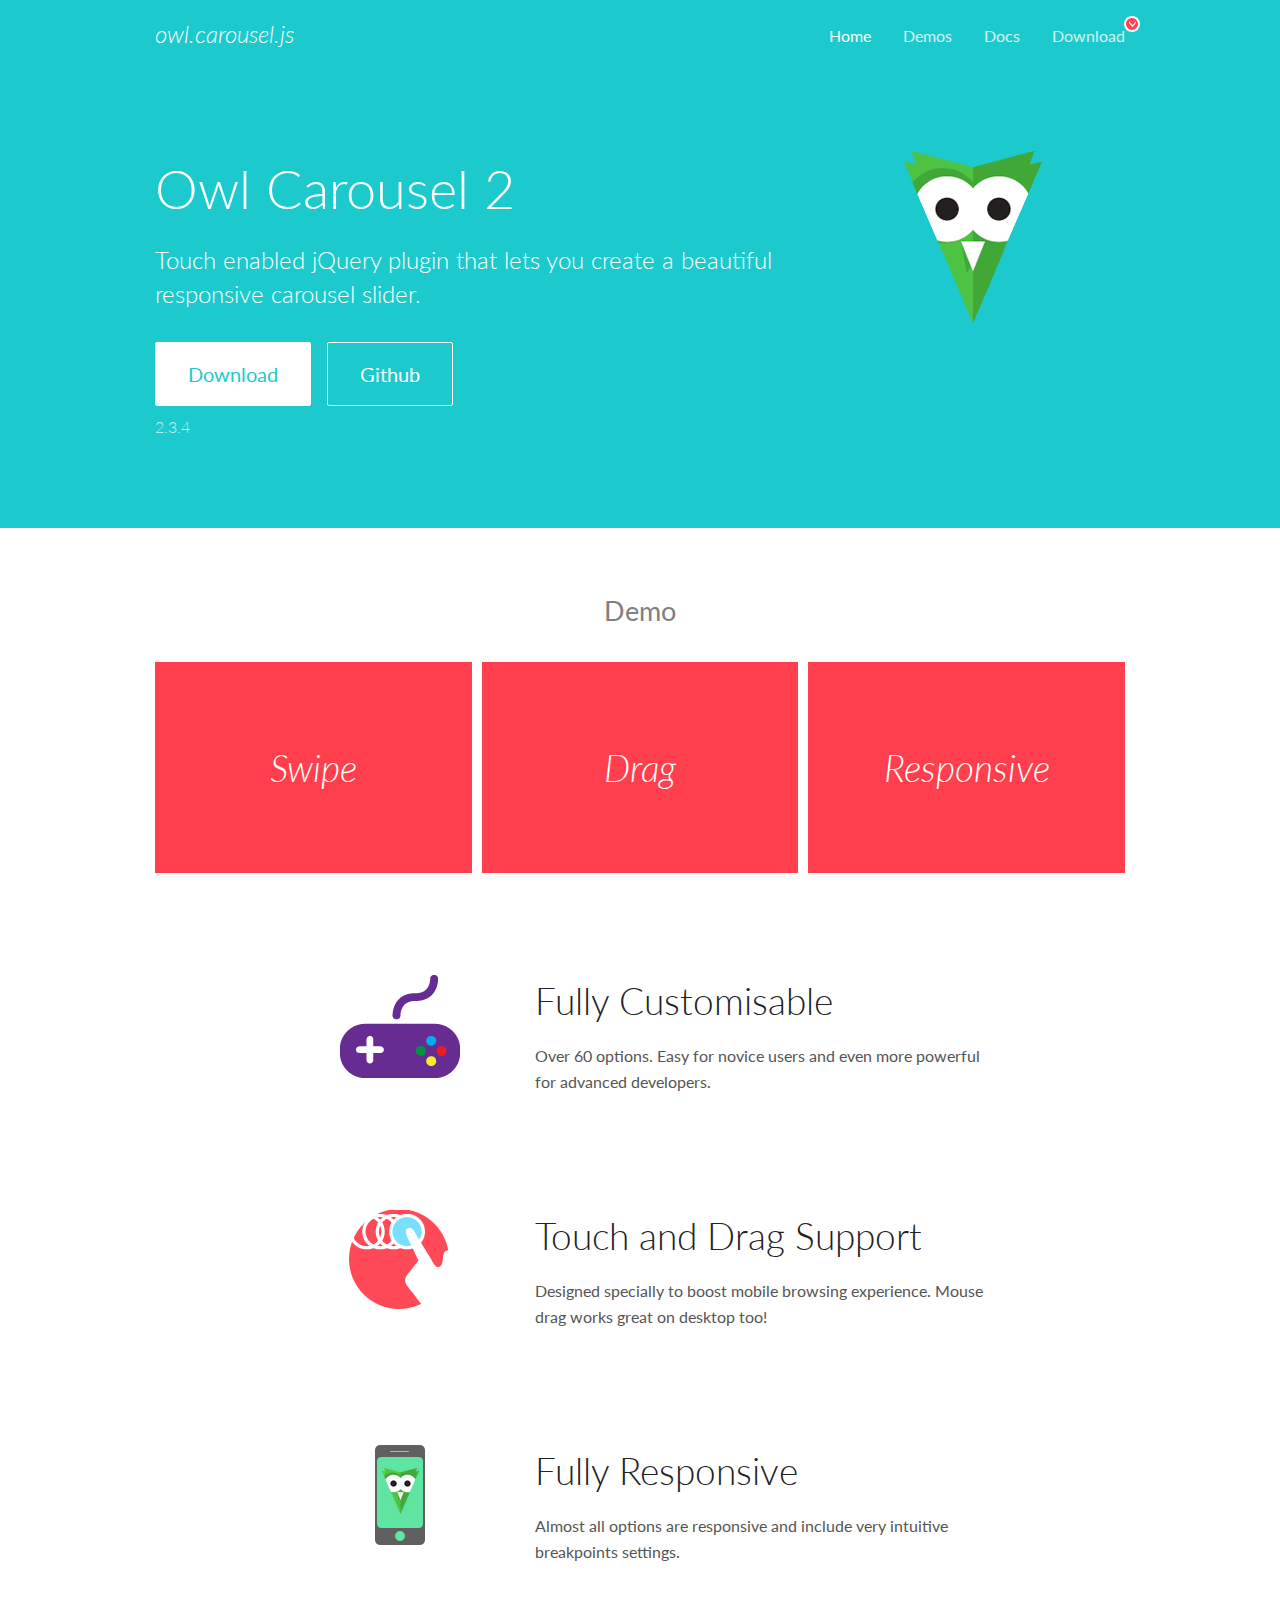
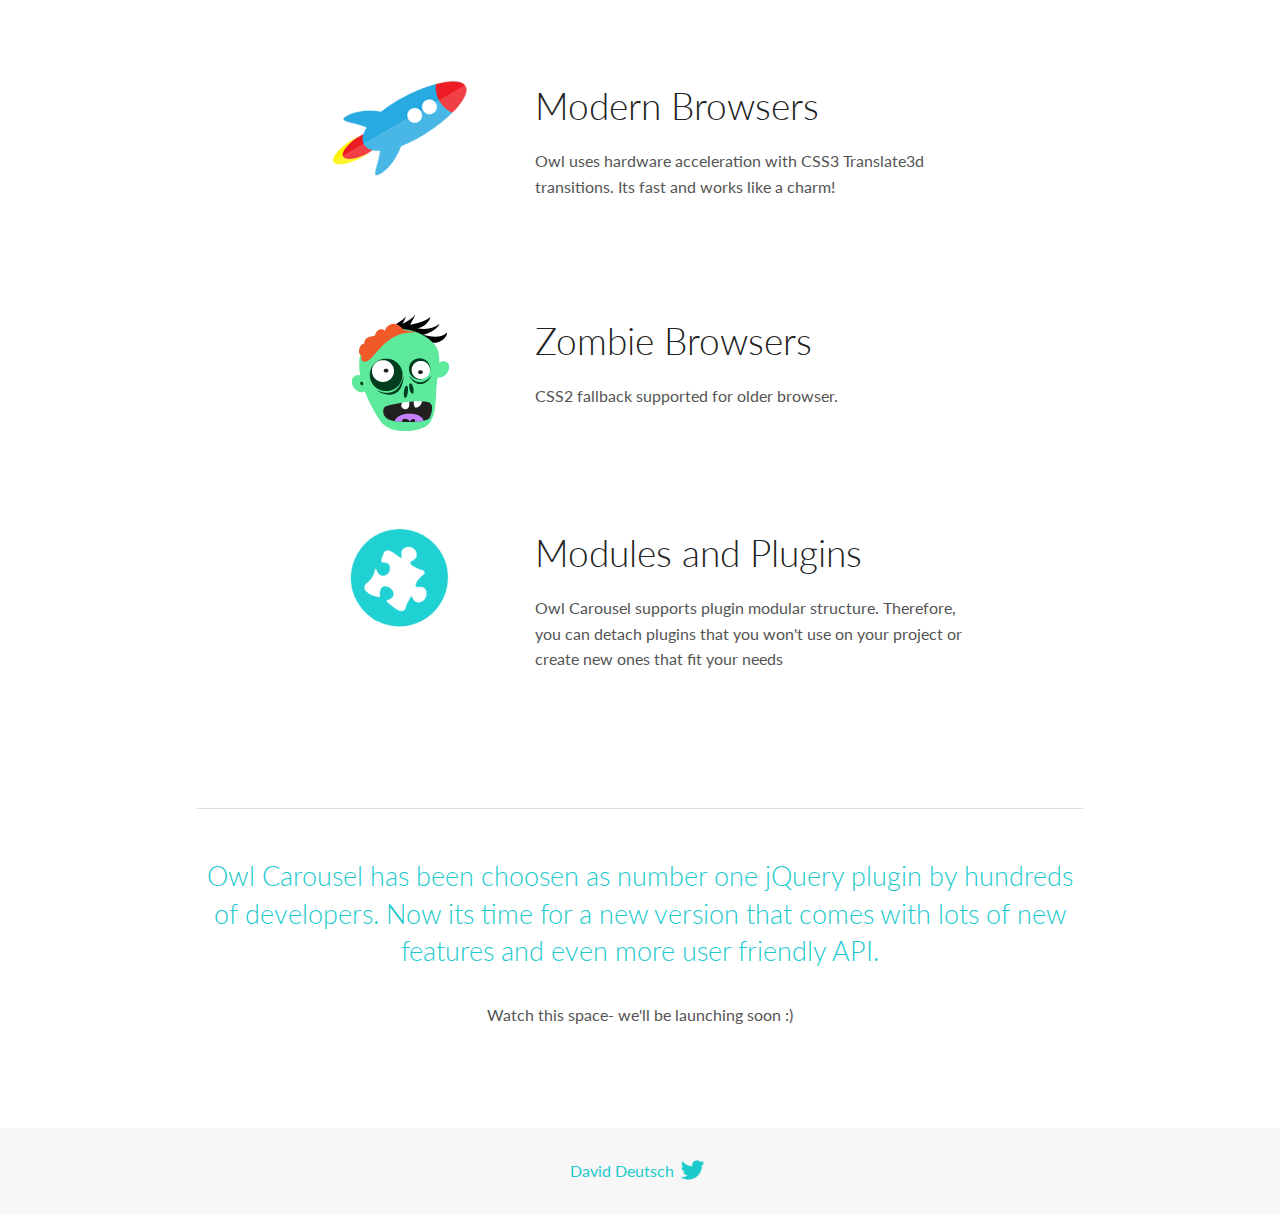
<file: OwlCarousel2-2.3.4 2/docs/index.html>
<!DOCTYPE html>
<html lang="en">
  <head>

    <!-- head -->
    <meta charset="utf-8">
    <meta name="msapplication-tap-highlight" content="no" />
    <meta name="viewport" content="width=device-width, initial-scale=1.0" />
    <meta name="description" content="Touch enabled jQuery plugin that lets you create beautiful responsive carousel slider.">
    <meta name="author" content="David Deutsch">
    <title>
      Home | Owl Carousel | 2.3.4
    </title>

    <!-- Stylesheets -->
    <link href='https://fonts.googleapis.com/css?family=Lato:300,400,700,400italic,300italic' rel='stylesheet' type='text/css'>
    <link rel="stylesheet" href="assets/css/docs.theme.min.css">

    <!-- Owl Stylesheets -->
    <link rel="stylesheet" href="assets/owlcarousel/assets/owl.carousel.min.css">
    <link rel="stylesheet" href="assets/owlcarousel/assets/owl.theme.default.min.css">

    <!-- HTML5 shim and Respond.js IE8 support of HTML5 elements and media queries -->

    <!--[if lt IE 9]>
      <script src="https://oss.maxcdn.com/libs/html5shiv/3.7.0/html5shiv.js"></script>
      <script src="https://oss.maxcdn.com/libs/respond.js/1.3.0/respond.min.js"></script>
    <![endif]-->

    <!-- Favicons -->
    <link rel="apple-touch-icon-precomposed" sizes="144x144" href="assets/ico/apple-touch-icon-144-precomposed.png">
    <link rel="shortcut icon" href="assets/ico/favicon.png">
    <link rel="shortcut icon" href="favicon.ico">

    <!-- Yeah i know js should not be in header. Its required for demos.-->

    <!-- javascript -->
    <script src="assets/vendors/jquery.min.js"></script>
    <script src="assets/owlcarousel/owl.carousel.js"></script>
  </head>
  <body>

    <!-- header -->
    <header class="header">
      <div class="row">
        <div class="large-12 columns">
          <div class="brand left">
            <h3>
              <a href="/OwlCarousel2/">owl.carousel.js</a> 
            </h3>
          </div>
          <a id="toggle-nav" class="right">
            <span></span> <span></span> <span></span> 
          </a> 
          <div class="nav-bar">
            <ul class="clearfix">
              <li class="active">
                <a href="/OwlCarousel2/index.html">Home</a> 
              </li>
              <li> <a href="/OwlCarousel2/demos/demos.html">Demos</a>  </li>
              <li> <a href="/OwlCarousel2/docs/started-welcome.html">Docs</a>  </li>
              <li>
                <a href="https://github.com/OwlCarousel2/OwlCarousel2/archive/2.3.4.zip">Download</a> 
                <span class="download"></span> 
              </li>
            </ul>
          </div>
        </div>
      </div>
    </header>

    <!-- home panel -->
    <section id="hero">
      <div class="row">
        <div class="large-8 medium-8 columns">
          <h1>Owl Carousel 2</h1>
          <h4>Touch enabled jQuery plugin that lets you create a beautiful responsive carousel slider.</h4>
          <a href="https://github.com/OwlCarousel2/OwlCarousel2/archive/2.3.4.zip" class="hero-button">Download</a> 
          <a href="https://github.com/OwlCarousel2/OwlCarousel2" class="hero-button outline">Github</a> 
          <p>2.3.4</p>
        </div>
        <div class="large-4 medium-4 columns">
          <img class="owl-logo" src="assets/img/owl-logo.png" alt="mr. Owl">
        </div>
      </div>
    </section>

    <!-- body -->
    <div class="home-demo">
      <div class="row">
        <div class="large-12 columns">
          <h3>Demo</h3>
          <div class="owl-carousel">
            <div class="item">
              <h2>Swipe</h2>
            </div>
            <div class="item">
              <h2>Drag</h2>
            </div>
            <div class="item">
              <h2>Responsive</h2>
            </div>
            <div class="item">
              <h2>CSS3</h2>
            </div>
            <div class="item">
              <h2>Fast</h2>
            </div>
            <div class="item">
              <h2>Easy</h2>
            </div>
            <div class="item">
              <h2>Free</h2>
            </div>
            <div class="item">
              <h2>Upgradable</h2>
            </div>
            <div class="item">
              <h2>Tons of options</h2>
            </div>
            <div class="item">
              <h2>Infinity</h2>
            </div>
            <div class="item">
              <h2>Auto Width</h2>
            </div>
          </div>
        </div>
      </div>
    </div>
    <script>
      var owl = $('.owl-carousel');
      owl.owlCarousel({
        margin: 10,
        loop: true,
        responsive: {
          0: {
            items: 1
          },
          600: {
            items: 2
          },
          1000: {
            items: 3
          }
        }
      })
    </script>

    <!-- features -->
    <div id="features">
      <div class="row">
        <div class="small-12 medium-9 small-centered columns">
          <section class="row feature">
            <div class="medium-4 small-12 columns">
              <img src="assets/img/feature-options.png" alt="">
            </div>
            <div class="medium-8 small-12 columns">
              <h2>Fully Customisable</h2>
              <p>Over 60 options. Easy for novice users and even more powerful for advanced developers.</p>
            </div>
          </section>
          <section class="row feature">
            <div class="medium-4 small-12 columns">
              <img src="assets/img/feature-drag.png" alt="">
            </div>
            <div class="medium-8 small-12 columns">
              <h2>Touch and Drag Support</h2>
              <p>Designed specially to boost mobile browsing experience. Mouse drag works great on desktop too!</p>
            </div>
          </section>
          <section class="row feature">
            <div class="medium-4 small-12 columns">
              <img src="assets/img/feature-responsive.png" alt="">
            </div>
            <div class="medium-8 small-12 columns">
              <h2>Fully Responsive</h2>
              <p>Almost all options are responsive and include very intuitive breakpoints settings.</p>
            </div>
          </section>
          <section class="row feature">
            <div class="medium-4 small-12 columns">
              <img src="assets/img/feature-modern.png" alt="">
            </div>
            <div class="medium-8 small-12 columns">
              <h2>Modern Browsers</h2>
              <p>Owl uses hardware acceleration with CSS3 Translate3d transitions. Its fast and works like a charm! </p>
            </div>
          </section>
          <section class="row feature">
            <div class="medium-4 small-12 columns">
              <img src="assets/img/feature-zombie.png" alt="">
            </div>
            <div class="medium-8 small-12 columns">
              <h2>Zombie Browsers</h2>
              <p>CSS2 fallback supported for older browser.</p>
            </div>
          </section>
          <section class="row feature">
            <div class="medium-4 small-12 columns">
              <img src="assets/img/feature-module.png" alt="">
            </div>
            <div class="medium-8 small-12 columns">
              <h2>Modules and Plugins</h2>
              <p>Owl Carousel supports plugin modular structure. Therefore, you can detach plugins that you won&#x27;t use on your project or create new ones that fit your needs</p>
            </div>
          </section>
        </div>
      </div>
    </div>

    <!-- footer -->
    <section id="teaser-text">
      <div class="row">
        <div class="small-12 medium-11 small-centered columns">
          <hr>
          <h3 id="owl-carousel-has-been-choosen-as-number-one-jquery-plugin-by-hundreds-of-developers-now-its-time-for-a-new-version-that-comes-with-lots-of-new-features-and-even-more-user-friendly-api-">Owl Carousel has been choosen as number one jQuery plugin by hundreds of developers. Now its time for a new version that comes with lots of new features and even more user friendly API.</h3>
          <p>Watch this space- we&#39;ll be launching soon :)</p>
        </div>
      </div>
    </section>

    <!-- footer -->
    <footer class="footer">
      <div class="row">
        <div class="large-12 columns">
          <h5>
            <a href="/OwlCarousel2/docs/support-contact.html">David Deutsch</a> 
            <a id="custom-tweet-button" href="https://twitter.com/share?url=https://github.com/OwlCarousel2/OwlCarousel2&text=Owl Carousel - This is so awesome! " target="_blank"></a> 
          </h5>
        </div>
      </div>
    </footer>

    <!-- vendors -->
    <script src="assets/vendors/highlight.js"></script>
    <script src="assets/js/app.js"></script>
  </body>
</html>
</file>
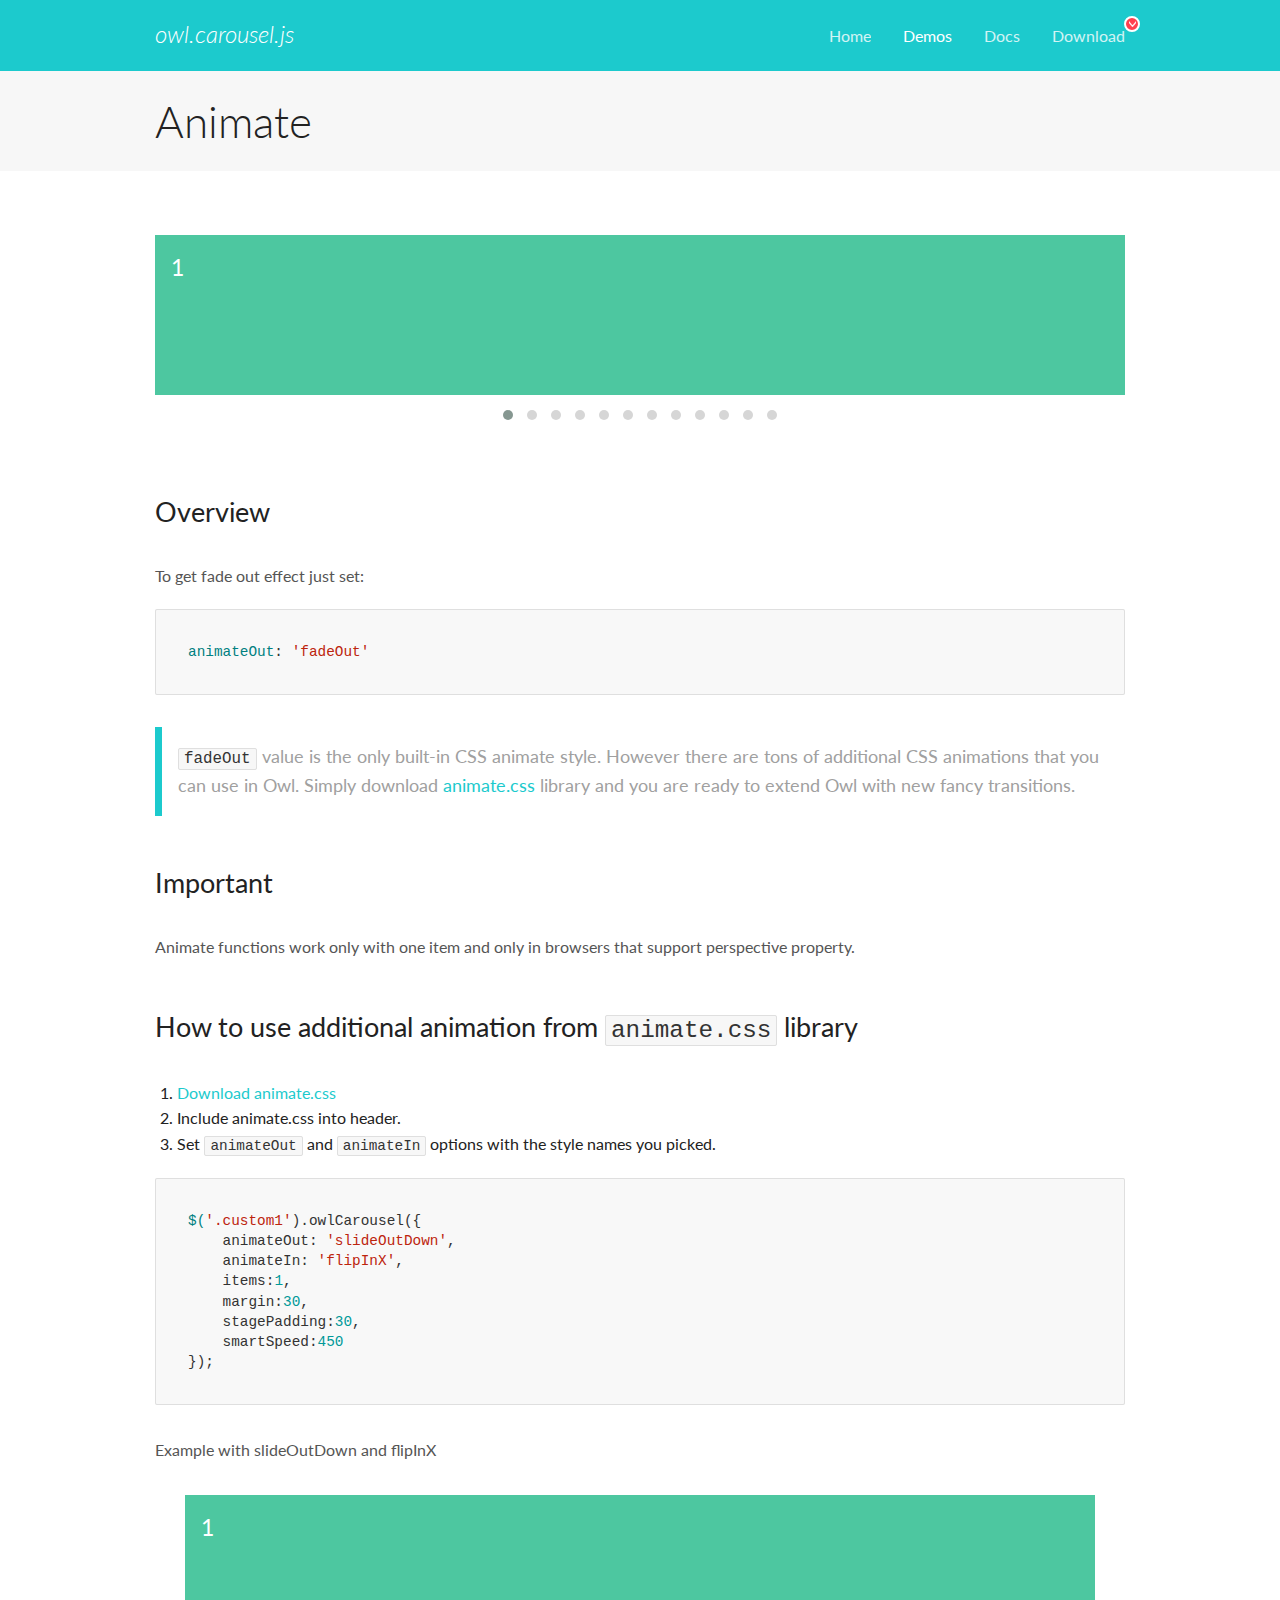
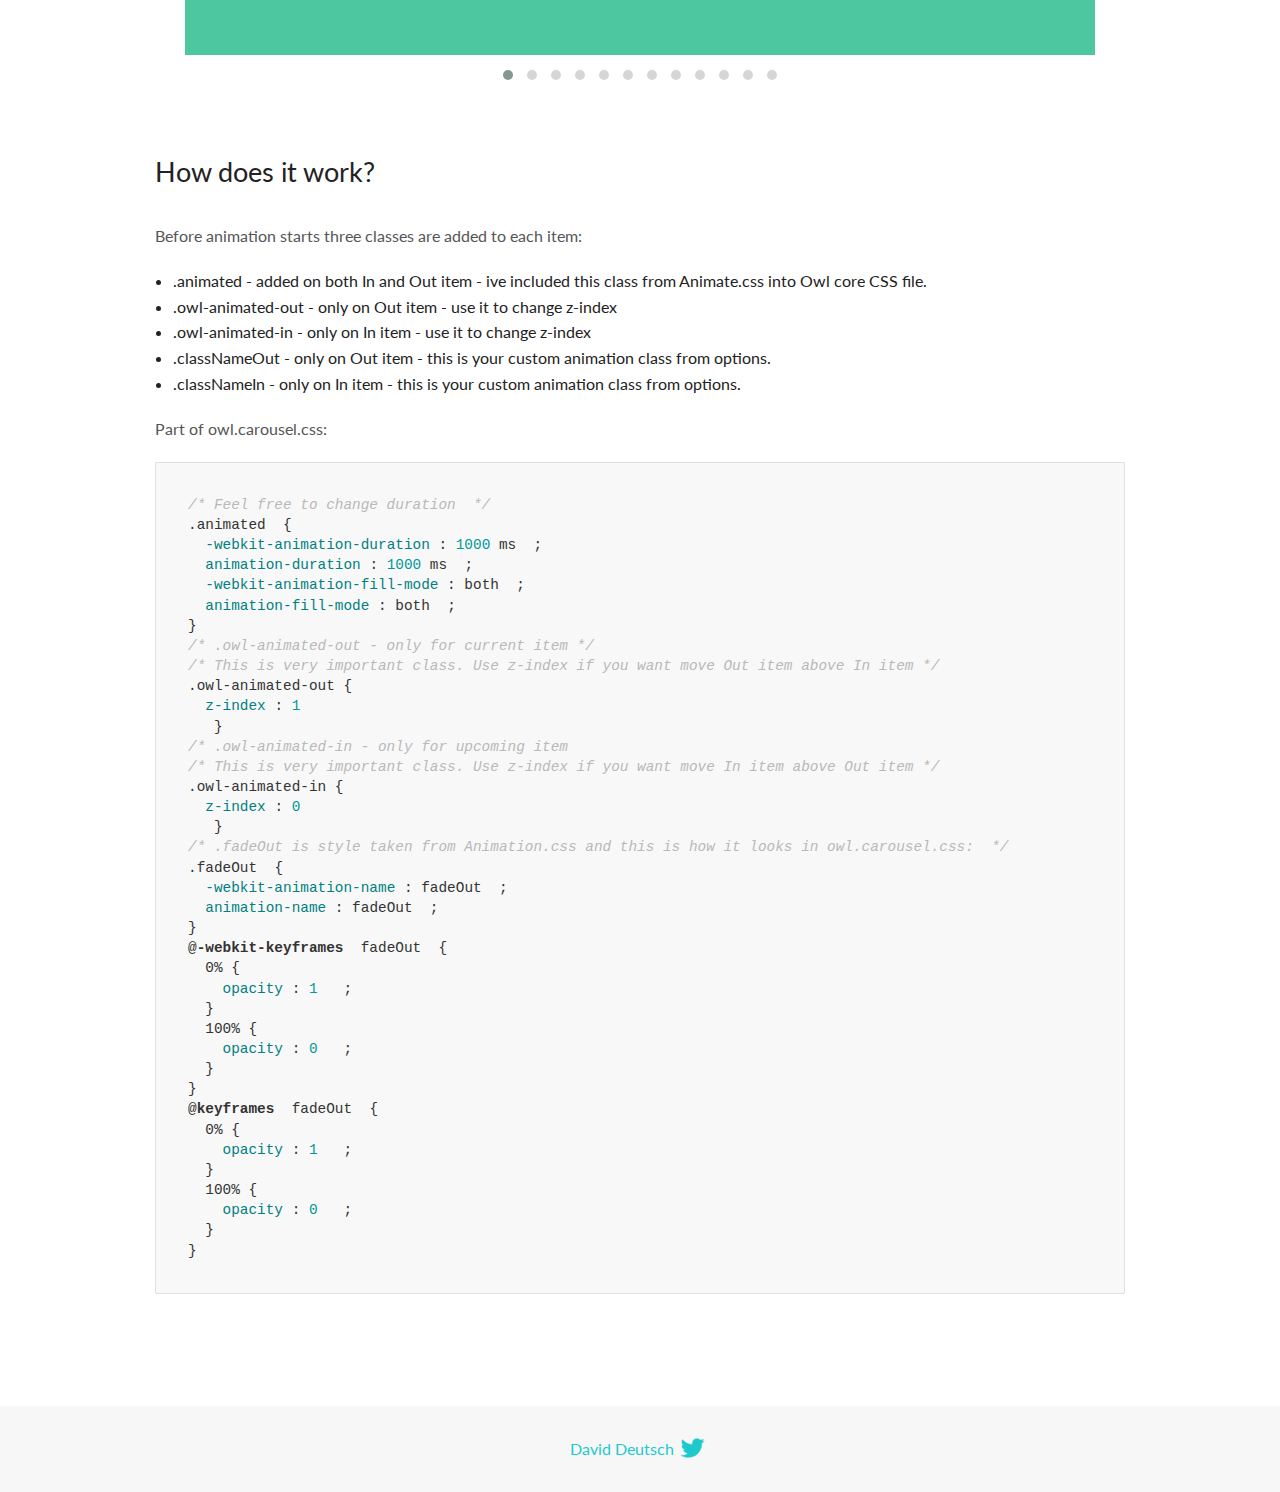
<file: OwlCarousel2-2.3.4 2/docs/demos/animate.html>
<!DOCTYPE html>
<html lang="en">
  <head>

    <!-- head -->
    <meta charset="utf-8">
    <meta name="msapplication-tap-highlight" content="no" />
    <meta name="viewport" content="width=device-width, initial-scale=1.0" />
    <meta name="description" content="Animate carousel">
    <meta name="author" content="David Deutsch">
    <title>
      Animate Demo | Owl Carousel | 2.3.4
    </title>

    <!-- Stylesheets -->
    <link href='https://fonts.googleapis.com/css?family=Lato:300,400,700,400italic,300italic' rel='stylesheet' type='text/css'>
    <link rel="stylesheet" href="../assets/css/docs.theme.min.css">

    <!-- Owl Stylesheets -->
    <link rel="stylesheet" href="../assets/owlcarousel/assets/owl.carousel.min.css">
    <link rel="stylesheet" href="../assets/owlcarousel/assets/owl.theme.default.min.css">

    <!-- HTML5 shim and Respond.js IE8 support of HTML5 elements and media queries -->

    <!--[if lt IE 9]>
      <script src="https://oss.maxcdn.com/libs/html5shiv/3.7.0/html5shiv.js"></script>
      <script src="https://oss.maxcdn.com/libs/respond.js/1.3.0/respond.min.js"></script>
    <![endif]-->

    <!-- Favicons -->
    <link rel="apple-touch-icon-precomposed" sizes="144x144" href="../assets/ico/apple-touch-icon-144-precomposed.png">
    <link rel="shortcut icon" href="../assets/ico/favicon.png">
    <link rel="shortcut icon" href="favicon.ico">

    <!-- Yeah i know js should not be in header. Its required for demos.-->

    <!-- javascript -->
    <script src="../assets/vendors/jquery.min.js"></script>
    <script src="../assets/owlcarousel/owl.carousel.js"></script>
  </head>
  <body>

    <!-- header -->
    <header class="header">
      <div class="row">
        <div class="large-12 columns">
          <div class="brand left">
            <h3>
              <a href="/OwlCarousel2/">owl.carousel.js</a> 
            </h3>
          </div>
          <a id="toggle-nav" class="right">
            <span></span> <span></span> <span></span> 
          </a> 
          <div class="nav-bar">
            <ul class="clearfix">
              <li> <a href="/OwlCarousel2/index.html">Home</a>  </li>
              <li class="active">
                <a href="/OwlCarousel2/demos/demos.html">Demos</a> 
              </li>
              <li> <a href="/OwlCarousel2/docs/started-welcome.html">Docs</a>  </li>
              <li>
                <a href="https://github.com/OwlCarousel2/OwlCarousel2/archive/2.3.4.zip">Download</a> 
                <span class="download"></span> 
              </li>
            </ul>
          </div>
        </div>
      </div>
    </header>

    <!-- title -->
    <section class="title">
      <div class="row">
        <div class="large-12 columns">
          <h1>Animate</h1>
        </div>
      </div>
    </section>

    <!--  Demos -->
    <section id="demos">
      <div class="row">
        <div class="large-12 columns">
          <div class="fadeOut owl-carousel owl-theme">
            <div class="item">
              <h4>1</h4>
            </div>
            <div class="item">
              <h4>2</h4>
            </div>
            <div class="item">
              <h4>3</h4>
            </div>
            <div class="item">
              <h4>4</h4>
            </div>
            <div class="item">
              <h4>5</h4>
            </div>
            <div class="item">
              <h4>6</h4>
            </div>
            <div class="item">
              <h4>7</h4>
            </div>
            <div class="item">
              <h4>8</h4>
            </div>
            <div class="item">
              <h4>9</h4>
            </div>
            <div class="item">
              <h4>10</h4>
            </div>
            <div class="item">
              <h4>11</h4>
            </div>
            <div class="item">
              <h4>12</h4>
            </div>
          </div>
          <h3 id="overview">Overview</h3>
          <p>To get fade out effect just set:</p>
          <pre><code>animateOut: &#39;fadeOut&#39;</code></pre>
          <blockquote>
            <p><code>fadeOut</code> value is the only built-in CSS animate style. However there are tons of additional CSS animations that you can use in Owl. Simply download
              <a href="https://daneden.github.io/animate.css/">animate.css</a>  library and you are ready to extend Owl with new fancy transitions.</p>
          </blockquote>
          <h3 id="important">Important</h3>
          <p>Animate functions work only with one item and only in browsers that support perspective property.</p>
          <h3 id="how-to-use-additional-animation-from-animate-css-library">How to use additional animation from <code>animate.css</code> library</h3>
          <ol>
            <li> <a href="https://daneden.github.io/animate.css/">Download animate.css</a>  </li>
            <li>Include animate.css into header.</li>
            <li>Set <code>animateOut</code> and <code>animateIn</code> options with the style names you picked.</li>
          </ol>
          <pre><code>$(&#39;.custom1&#39;).owlCarousel({
    animateOut: &#39;slideOutDown&#39;,
    animateIn: &#39;flipInX&#39;,
    items:1,
    margin:30,
    stagePadding:30,
    smartSpeed:450
});</code></pre>
          <p>Example with slideOutDown and flipInX</p>
          <div class="custom1 owl-carousel owl-theme">
            <div class="item">
              <h4>1</h4>
            </div>
            <div class="item">
              <h4>2</h4>
            </div>
            <div class="item">
              <h4>3</h4>
            </div>
            <div class="item">
              <h4>4</h4>
            </div>
            <div class="item">
              <h4>5</h4>
            </div>
            <div class="item">
              <h4>6</h4>
            </div>
            <div class="item">
              <h4>7</h4>
            </div>
            <div class="item">
              <h4>8</h4>
            </div>
            <div class="item">
              <h4>9</h4>
            </div>
            <div class="item">
              <h4>10</h4>
            </div>
            <div class="item">
              <h4>11</h4>
            </div>
            <div class="item">
              <h4>12</h4>
            </div>
          </div>
          <h3 id="how-does-it-work-">How does it work?</h3>
          <p>Before animation starts three classes are added to each item:</p>
          <ul>
            <li>.animated - added on both In and Out item - ive included this class from Animate.css into Owl core CSS file.</li>
            <li>.owl-animated-out - only on Out item - use it to change z-index</li>
            <li>.owl-animated-in - only on In item - use it to change z-index</li>
            <li>.classNameOut - only on Out item - this is your custom animation class from options.</li>
            <li>.classNameIn - only on In item - this is your custom animation class from options.</li>
          </ul>
          <p>Part of owl.carousel.css:</p>
          <pre><code class="language-css"><span class="comment">/* Feel free to change duration  */</span> 
<span class="class">.animated</span>  <span class="rules">{
  <span class="rule"><span class="attribute">-webkit-animation-duration</span> :<span class="value"> <span class="number">1000</span> ms</span> </span> ;
  <span class="rule"><span class="attribute">animation-duration</span> :<span class="value"> <span class="number">1000</span> ms</span> </span> ;
  <span class="rule"><span class="attribute">-webkit-animation-fill-mode</span> :<span class="value"> both</span> </span> ;
  <span class="rule"><span class="attribute">animation-fill-mode</span> :<span class="value"> both</span> </span> ;
<span class="rule">}</span> </span> 
<span class="comment">/* .owl-animated-out - only for current item */</span> 
<span class="comment">/* This is very important class. Use z-index if you want move Out item above In item */</span> 
<span class="class">.owl-animated-out</span> <span class="rules">{
  <span class="rule"><span class="attribute">z-index</span> :<span class="value"> <span class="number">1</span> 
</span> </span> </span> }
<span class="comment">/* .owl-animated-in - only for upcoming item
/* This is very important class. Use z-index if you want move In item above Out item */</span> 
<span class="class">.owl-animated-in</span> <span class="rules">{
  <span class="rule"><span class="attribute">z-index</span> :<span class="value"> <span class="number">0</span> 
</span> </span> </span> }
<span class="comment">/* .fadeOut is style taken from Animation.css and this is how it looks in owl.carousel.css:  */</span> 
<span class="class">.fadeOut</span>  <span class="rules">{
  <span class="rule"><span class="attribute">-webkit-animation-name</span> :<span class="value"> fadeOut</span> </span> ;
  <span class="rule"><span class="attribute">animation-name</span> :<span class="value"> fadeOut</span> </span> ;
<span class="rule">}</span> </span> 
<span class="at_rule">@<span class="keyword">-webkit-keyframes</span>  fadeOut </span> {
  0% <span class="rules">{
    <span class="rule"><span class="attribute">opacity</span> :<span class="value"> <span class="number">1</span> </span> </span> ;
  <span class="rule">}</span> </span> 
  100% <span class="rules">{
    <span class="rule"><span class="attribute">opacity</span> :<span class="value"> <span class="number">0</span> </span> </span> ;
  <span class="rule">}</span> </span> 
}
<span class="at_rule">@<span class="keyword">keyframes</span>  fadeOut </span> {
  0% <span class="rules">{
    <span class="rule"><span class="attribute">opacity</span> :<span class="value"> <span class="number">1</span> </span> </span> ;
  <span class="rule">}</span> </span> 
  100% <span class="rules">{
    <span class="rule"><span class="attribute">opacity</span> :<span class="value"> <span class="number">0</span> </span> </span> ;
  <span class="rule">}</span> </span> 
}</code></pre>
          <link rel="stylesheet" href="../assets/css/animate.css">
          <script>
            jQuery(document).ready(function($) {
              $('.fadeOut').owlCarousel({
                items: 1,
                animateOut: 'fadeOut',
                loop: true,
                margin: 10,
              });
              $('.custom1').owlCarousel({
                animateOut: 'slideOutDown',
                animateIn: 'flipInX',
                items: 1,
                margin: 30,
                stagePadding: 30,
                smartSpeed: 450
              });
            });
          </script>
        </div>
      </div>
    </section>

    <!-- footer -->
    <footer class="footer">
      <div class="row">
        <div class="large-12 columns">
          <h5>
            <a href="/OwlCarousel2/docs/support-contact.html">David Deutsch</a> 
            <a id="custom-tweet-button" href="https://twitter.com/share?url=https://github.com/OwlCarousel2/OwlCarousel2&text=Owl Carousel - This is so awesome! " target="_blank"></a> 
          </h5>
        </div>
      </div>
    </footer>

    <!-- vendors -->
    <script src="../assets/vendors/highlight.js"></script>
    <script src="../assets/js/app.js"></script>
  </body>
</html>
</file>
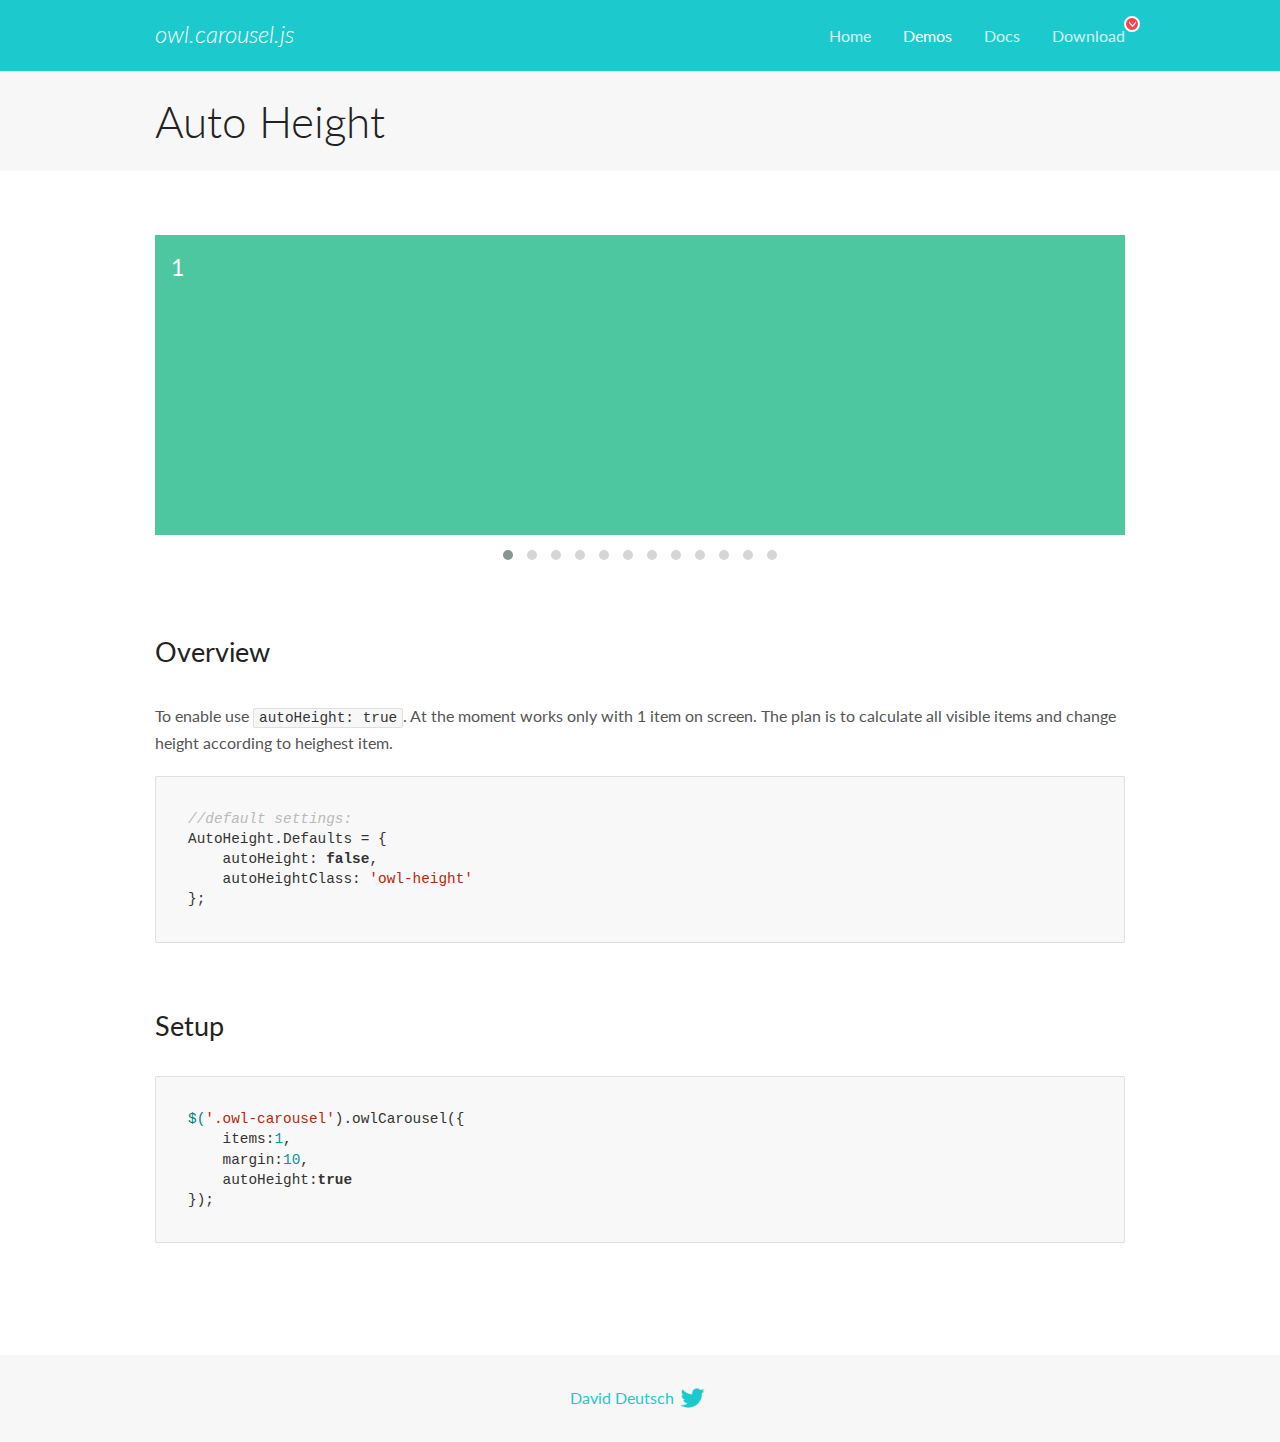
<file: OwlCarousel2-2.3.4 2/docs/demos/autoheight.html>
<!DOCTYPE html>
<html lang="en">
  <head>

    <!-- head -->
    <meta charset="utf-8">
    <meta name="msapplication-tap-highlight" content="no" />
    <meta name="viewport" content="width=device-width, initial-scale=1.0" />
    <meta name="description" content="autoHeight usage demo">
    <meta name="author" content="David Deutsch">
    <title>
      Auto Height Demo | Owl Carousel | 2.3.4
    </title>

    <!-- Stylesheets -->
    <link href='https://fonts.googleapis.com/css?family=Lato:300,400,700,400italic,300italic' rel='stylesheet' type='text/css'>
    <link rel="stylesheet" href="../assets/css/docs.theme.min.css">

    <!-- Owl Stylesheets -->
    <link rel="stylesheet" href="../assets/owlcarousel/assets/owl.carousel.min.css">
    <link rel="stylesheet" href="../assets/owlcarousel/assets/owl.theme.default.min.css">

    <!-- HTML5 shim and Respond.js IE8 support of HTML5 elements and media queries -->

    <!--[if lt IE 9]>
      <script src="https://oss.maxcdn.com/libs/html5shiv/3.7.0/html5shiv.js"></script>
      <script src="https://oss.maxcdn.com/libs/respond.js/1.3.0/respond.min.js"></script>
    <![endif]-->

    <!-- Favicons -->
    <link rel="apple-touch-icon-precomposed" sizes="144x144" href="../assets/ico/apple-touch-icon-144-precomposed.png">
    <link rel="shortcut icon" href="../assets/ico/favicon.png">
    <link rel="shortcut icon" href="favicon.ico">

    <!-- Yeah i know js should not be in header. Its required for demos.-->

    <!-- javascript -->
    <script src="../assets/vendors/jquery.min.js"></script>
    <script src="../assets/owlcarousel/owl.carousel.js"></script>
  </head>
  <body>

    <!-- header -->
    <header class="header">
      <div class="row">
        <div class="large-12 columns">
          <div class="brand left">
            <h3>
              <a href="/OwlCarousel2/">owl.carousel.js</a> 
            </h3>
          </div>
          <a id="toggle-nav" class="right">
            <span></span> <span></span> <span></span> 
          </a> 
          <div class="nav-bar">
            <ul class="clearfix">
              <li> <a href="/OwlCarousel2/index.html">Home</a>  </li>
              <li class="active">
                <a href="/OwlCarousel2/demos/demos.html">Demos</a> 
              </li>
              <li> <a href="/OwlCarousel2/docs/started-welcome.html">Docs</a>  </li>
              <li>
                <a href="https://github.com/OwlCarousel2/OwlCarousel2/archive/2.3.4.zip">Download</a> 
                <span class="download"></span> 
              </li>
            </ul>
          </div>
        </div>
      </div>
    </header>

    <!-- title -->
    <section class="title">
      <div class="row">
        <div class="large-12 columns">
          <h1>Auto Height</h1>
        </div>
      </div>
    </section>

    <!--  Demos -->
    <section id="demos">
      <div class="row">
        <div class="large-12 columns">
          <div class="owl-carousel owl-theme">
            <div class="item" style="height:300px">
              <h4>1</h4>
            </div>
            <div class="item" style="height:100px">
              <h4>2</h4>
            </div>
            <div class="item" style="height:500px">
              <h4>3</h4>
            </div>
            <div class="item" style="height:250px">
              <h4>4</h4>
            </div>
            <div class="item" style="height:400px">
              <h4>5</h4>
            </div>
            <div class="item" style="height:500px">
              <h4>6</h4>
            </div>
            <div class="item" style="height:600px">
              <h4>7</h4>
            </div>
            <div class="item" style="height:400px">
              <h4>8</h4>
            </div>
            <div class="item" style="height:300px">
              <h4>9</h4>
            </div>
            <div class="item" style="height:350px">
              <h4>10</h4>
            </div>
            <div class="item" style="height:200px">
              <h4>11</h4>
            </div>
            <div class="item" style="height:150px">
              <h4>12</h4>
            </div>
          </div>
          <h3 id="overview">Overview</h3>
          <p>To enable use <code>autoHeight: true</code>. At the moment works only with 1 item on screen. The plan is to calculate all visible items and change height according to heighest item.</p>
          <pre><code>//default settings:
AutoHeight.Defaults = {
    autoHeight: false,
    autoHeightClass: &#39;owl-height&#39;
};</code></pre>
          <h3 id="setup">Setup</h3>
          <pre><code>$(&#39;.owl-carousel&#39;).owlCarousel({
    items:1,
    margin:10,
    autoHeight:true
});</code></pre>
          <script>
            $(document).ready(function() {
              $('.owl-carousel').owlCarousel({
                items: 1,
                margin: 10,
                autoHeight: true
              });
            })
          </script>
        </div>
      </div>
    </section>

    <!-- footer -->
    <footer class="footer">
      <div class="row">
        <div class="large-12 columns">
          <h5>
            <a href="/OwlCarousel2/docs/support-contact.html">David Deutsch</a> 
            <a id="custom-tweet-button" href="https://twitter.com/share?url=https://github.com/OwlCarousel2/OwlCarousel2&text=Owl Carousel - This is so awesome! " target="_blank"></a> 
          </h5>
        </div>
      </div>
    </footer>

    <!-- vendors -->
    <script src="../assets/vendors/highlight.js"></script>
    <script src="../assets/js/app.js"></script>
  </body>
</html>
</file>
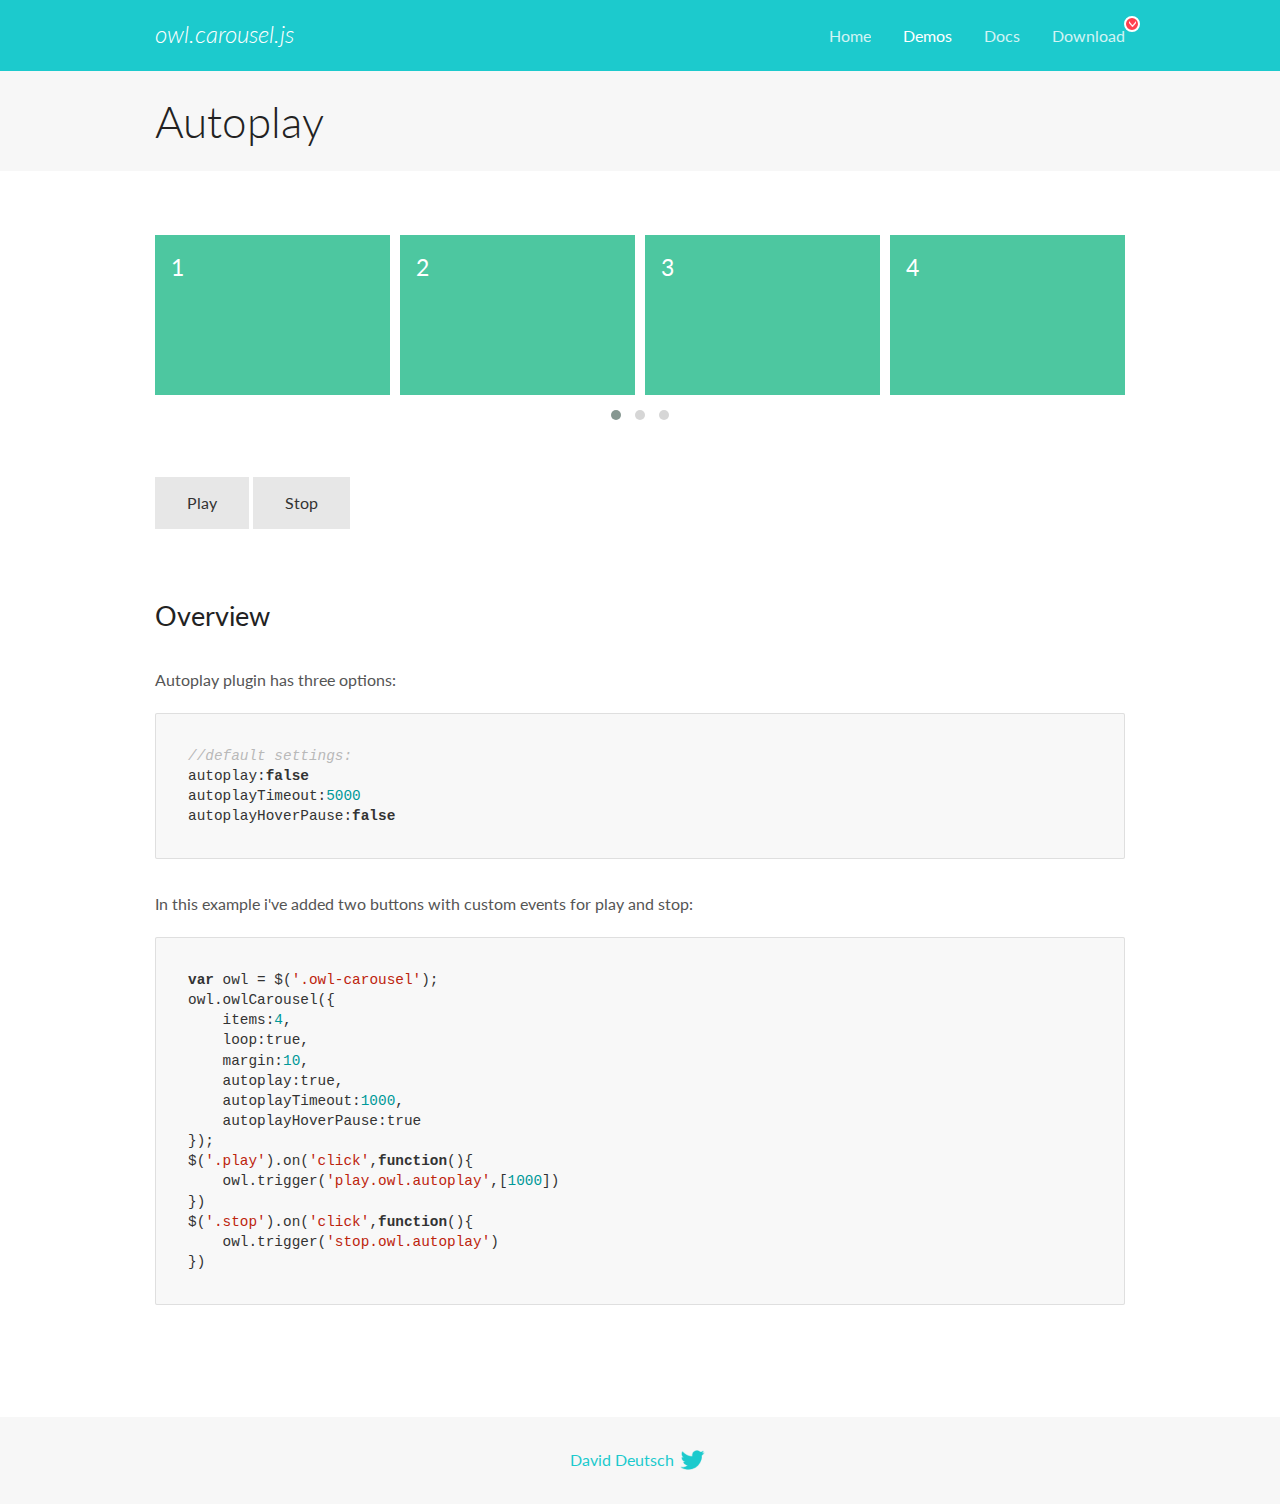
<file: OwlCarousel2-2.3.4 2/docs/demos/autoplay.html>
<!DOCTYPE html>
<html lang="en">
  <head>

    <!-- head -->
    <meta charset="utf-8">
    <meta name="msapplication-tap-highlight" content="no" />
    <meta name="viewport" content="width=device-width, initial-scale=1.0" />
    <meta name="description" content="Autoplay usage demo">
    <meta name="author" content="David Deutsch">
    <title>
      Autoplay Demo | Owl Carousel | 2.3.4
    </title>

    <!-- Stylesheets -->
    <link href='https://fonts.googleapis.com/css?family=Lato:300,400,700,400italic,300italic' rel='stylesheet' type='text/css'>
    <link rel="stylesheet" href="../assets/css/docs.theme.min.css">

    <!-- Owl Stylesheets -->
    <link rel="stylesheet" href="../assets/owlcarousel/assets/owl.carousel.min.css">
    <link rel="stylesheet" href="../assets/owlcarousel/assets/owl.theme.default.min.css">

    <!-- HTML5 shim and Respond.js IE8 support of HTML5 elements and media queries -->

    <!--[if lt IE 9]>
      <script src="https://oss.maxcdn.com/libs/html5shiv/3.7.0/html5shiv.js"></script>
      <script src="https://oss.maxcdn.com/libs/respond.js/1.3.0/respond.min.js"></script>
    <![endif]-->

    <!-- Favicons -->
    <link rel="apple-touch-icon-precomposed" sizes="144x144" href="../assets/ico/apple-touch-icon-144-precomposed.png">
    <link rel="shortcut icon" href="../assets/ico/favicon.png">
    <link rel="shortcut icon" href="favicon.ico">

    <!-- Yeah i know js should not be in header. Its required for demos.-->

    <!-- javascript -->
    <script src="../assets/vendors/jquery.min.js"></script>
    <script src="../assets/owlcarousel/owl.carousel.js"></script>
  </head>
  <body>

    <!-- header -->
    <header class="header">
      <div class="row">
        <div class="large-12 columns">
          <div class="brand left">
            <h3>
              <a href="/OwlCarousel2/">owl.carousel.js</a> 
            </h3>
          </div>
          <a id="toggle-nav" class="right">
            <span></span> <span></span> <span></span> 
          </a> 
          <div class="nav-bar">
            <ul class="clearfix">
              <li> <a href="/OwlCarousel2/index.html">Home</a>  </li>
              <li class="active">
                <a href="/OwlCarousel2/demos/demos.html">Demos</a> 
              </li>
              <li> <a href="/OwlCarousel2/docs/started-welcome.html">Docs</a>  </li>
              <li>
                <a href="https://github.com/OwlCarousel2/OwlCarousel2/archive/2.3.4.zip">Download</a> 
                <span class="download"></span> 
              </li>
            </ul>
          </div>
        </div>
      </div>
    </header>

    <!-- title -->
    <section class="title">
      <div class="row">
        <div class="large-12 columns">
          <h1>Autoplay</h1>
        </div>
      </div>
    </section>

    <!--  Demos -->
    <section id="demos">
      <div class="row">
        <div class="large-12 columns">
          <div class="owl-carousel owl-theme">
            <div class="item">
              <h4>1</h4>
            </div>
            <div class="item">
              <h4>2</h4>
            </div>
            <div class="item">
              <h4>3</h4>
            </div>
            <div class="item">
              <h4>4</h4>
            </div>
            <div class="item">
              <h4>5</h4>
            </div>
            <div class="item">
              <h4>6</h4>
            </div>
            <div class="item">
              <h4>7</h4>
            </div>
            <div class="item">
              <h4>8</h4>
            </div>
            <div class="item">
              <h4>9</h4>
            </div>
            <div class="item">
              <h4>10</h4>
            </div>
            <div class="item">
              <h4>11</h4>
            </div>
            <div class="item">
              <h4>12</h4>
            </div>
          </div>
          <a class="button secondary play">Play</a> 
          <a class="button secondary stop">Stop</a> 
          <h3 id="overview">Overview</h3>
          <p>Autoplay plugin has three options:</p>
          <pre><code>//default settings:
autoplay:false
autoplayTimeout:5000
autoplayHoverPause:false</code></pre>
          <p>In this example i&#39;ve added two buttons with custom events for play and stop:</p>
          <pre><code>var owl = $(&#39;.owl-carousel&#39;);
owl.owlCarousel({
    items:4,
    loop:true,
    margin:10,
    autoplay:true,
    autoplayTimeout:1000,
    autoplayHoverPause:true
});
$(&#39;.play&#39;).on(&#39;click&#39;,function(){
    owl.trigger(&#39;play.owl.autoplay&#39;,[1000])
})
$(&#39;.stop&#39;).on(&#39;click&#39;,function(){
    owl.trigger(&#39;stop.owl.autoplay&#39;)
})</code></pre>
          <script>
            $(document).ready(function() {
              var owl = $('.owl-carousel');
              owl.owlCarousel({
                items: 4,
                loop: true,
                margin: 10,
                autoplay: true,
                autoplayTimeout: 1000,
                autoplayHoverPause: true
              });
              $('.play').on('click', function() {
                owl.trigger('play.owl.autoplay', [1000])
              })
              $('.stop').on('click', function() {
                owl.trigger('stop.owl.autoplay')
              })
            })
          </script>
        </div>
      </div>
    </section>

    <!-- footer -->
    <footer class="footer">
      <div class="row">
        <div class="large-12 columns">
          <h5>
            <a href="/OwlCarousel2/docs/support-contact.html">David Deutsch</a> 
            <a id="custom-tweet-button" href="https://twitter.com/share?url=https://github.com/OwlCarousel2/OwlCarousel2&text=Owl Carousel - This is so awesome! " target="_blank"></a> 
          </h5>
        </div>
      </div>
    </footer>

    <!-- vendors -->
    <script src="../assets/vendors/highlight.js"></script>
    <script src="../assets/js/app.js"></script>
  </body>
</html>
</file>
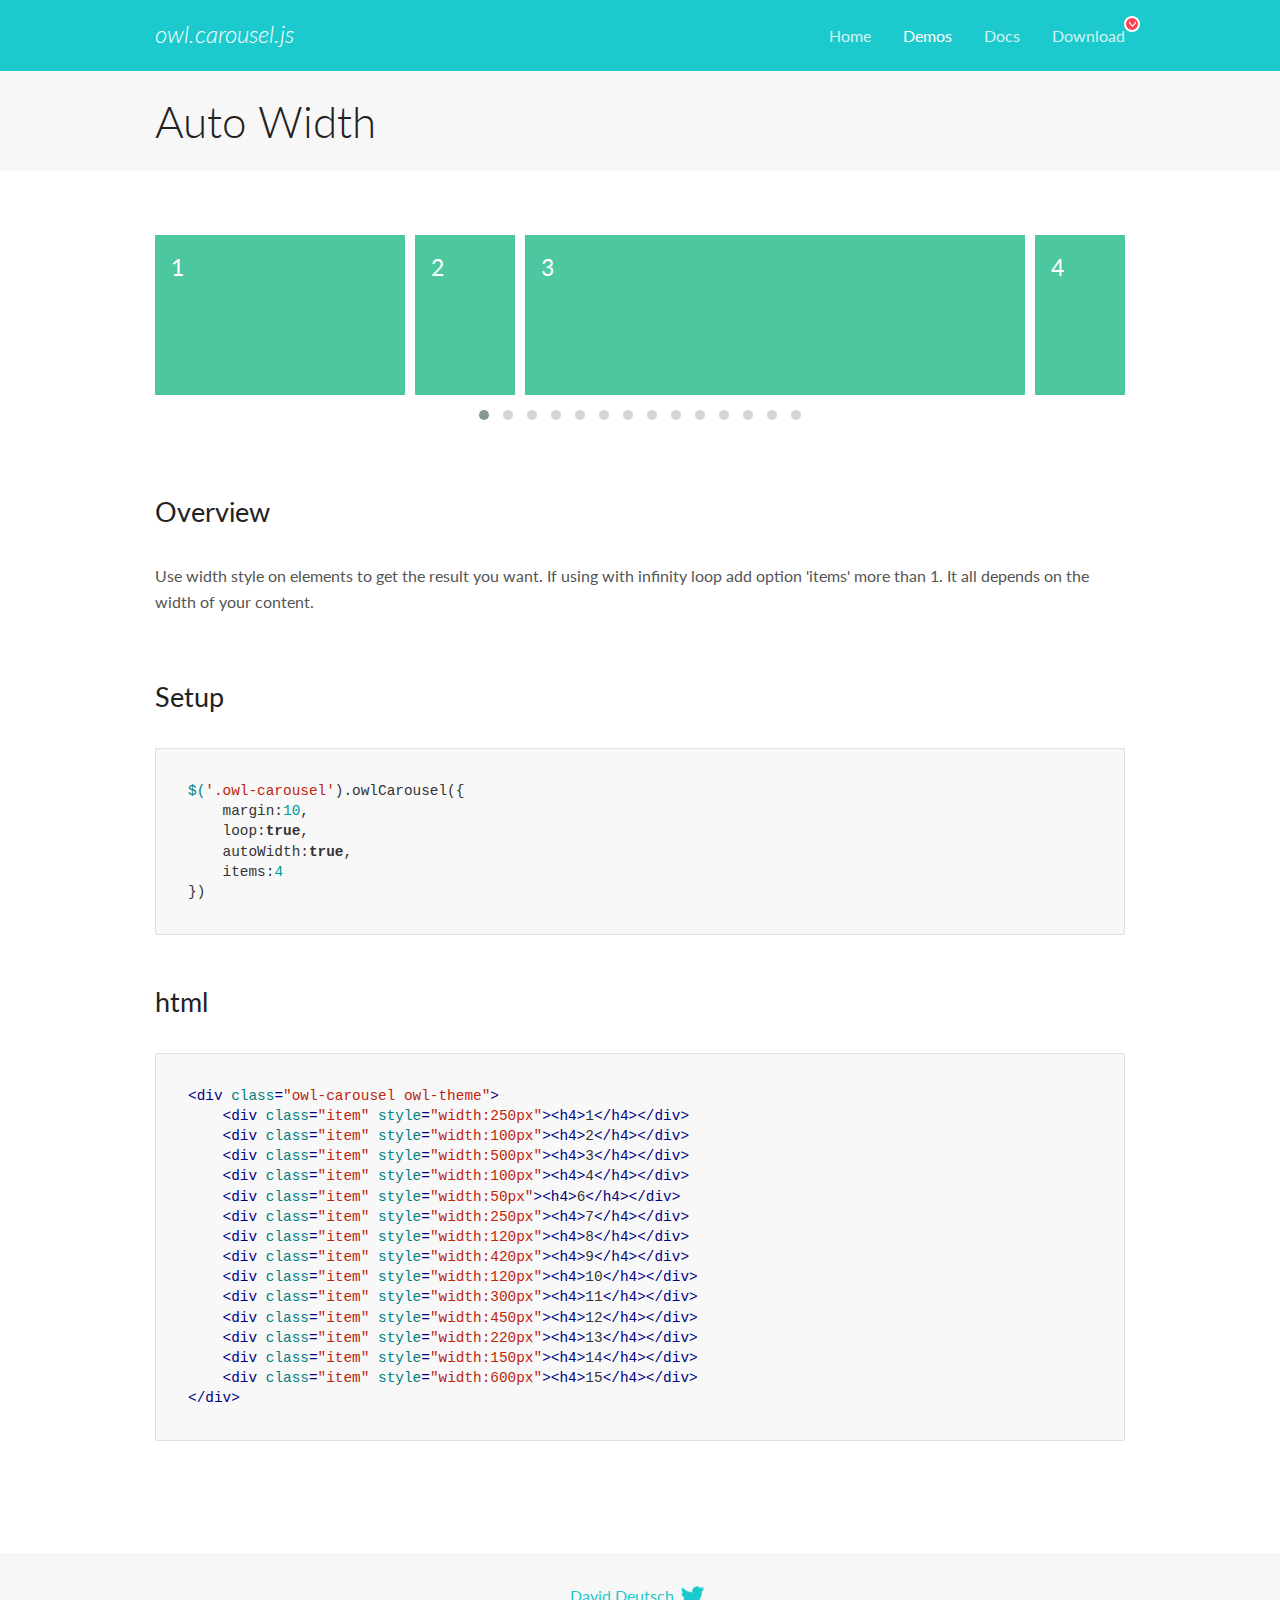
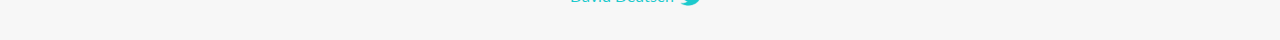
<file: OwlCarousel2-2.3.4 2/docs/demos/autowidth.html>
<!DOCTYPE html>
<html lang="en">
  <head>

    <!-- head -->
    <meta charset="utf-8">
    <meta name="msapplication-tap-highlight" content="no" />
    <meta name="viewport" content="width=device-width, initial-scale=1.0" />
    <meta name="description" content="Auto Width">
    <meta name="author" content="David Deutsch">
    <title>
      Auto Width Demo | Owl Carousel | 2.3.4
    </title>

    <!-- Stylesheets -->
    <link href='https://fonts.googleapis.com/css?family=Lato:300,400,700,400italic,300italic' rel='stylesheet' type='text/css'>
    <link rel="stylesheet" href="../assets/css/docs.theme.min.css">

    <!-- Owl Stylesheets -->
    <link rel="stylesheet" href="../assets/owlcarousel/assets/owl.carousel.min.css">
    <link rel="stylesheet" href="../assets/owlcarousel/assets/owl.theme.default.min.css">

    <!-- HTML5 shim and Respond.js IE8 support of HTML5 elements and media queries -->

    <!--[if lt IE 9]>
      <script src="https://oss.maxcdn.com/libs/html5shiv/3.7.0/html5shiv.js"></script>
      <script src="https://oss.maxcdn.com/libs/respond.js/1.3.0/respond.min.js"></script>
    <![endif]-->

    <!-- Favicons -->
    <link rel="apple-touch-icon-precomposed" sizes="144x144" href="../assets/ico/apple-touch-icon-144-precomposed.png">
    <link rel="shortcut icon" href="../assets/ico/favicon.png">
    <link rel="shortcut icon" href="favicon.ico">

    <!-- Yeah i know js should not be in header. Its required for demos.-->

    <!-- javascript -->
    <script src="../assets/vendors/jquery.min.js"></script>
    <script src="../assets/owlcarousel/owl.carousel.js"></script>
  </head>
  <body>

    <!-- header -->
    <header class="header">
      <div class="row">
        <div class="large-12 columns">
          <div class="brand left">
            <h3>
              <a href="/OwlCarousel2/">owl.carousel.js</a> 
            </h3>
          </div>
          <a id="toggle-nav" class="right">
            <span></span> <span></span> <span></span> 
          </a> 
          <div class="nav-bar">
            <ul class="clearfix">
              <li> <a href="/OwlCarousel2/index.html">Home</a>  </li>
              <li class="active">
                <a href="/OwlCarousel2/demos/demos.html">Demos</a> 
              </li>
              <li> <a href="/OwlCarousel2/docs/started-welcome.html">Docs</a>  </li>
              <li>
                <a href="https://github.com/OwlCarousel2/OwlCarousel2/archive/2.3.4.zip">Download</a> 
                <span class="download"></span> 
              </li>
            </ul>
          </div>
        </div>
      </div>
    </header>

    <!-- title -->
    <section class="title">
      <div class="row">
        <div class="large-12 columns">
          <h1>Auto Width</h1>
        </div>
      </div>
    </section>

    <!--  Demos -->
    <section id="demos">
      <div class="row">
        <div class="large-12 columns">
          <div class="owl-carousel owl-theme">
            <div class="item" style="width:250px">
              <h4>1</h4>
            </div>
            <div class="item" style="width:100px">
              <h4>2</h4>
            </div>
            <div class="item" style="width:500px">
              <h4>3</h4>
            </div>
            <div class="item" style="width:100px">
              <h4>4</h4>
            </div>
            <div class="item" style="width:50px">
              <h4>6</h4>
            </div>
            <div class="item" style="width:250px">
              <h4>7</h4>
            </div>
            <div class="item" style="width:120px">
              <h4>8</h4>
            </div>
            <div class="item" style="width:420px">
              <h4>9</h4>
            </div>
            <div class="item" style="width:120px">
              <h4>10</h4>
            </div>
            <div class="item" style="width:300px">
              <h4>11</h4>
            </div>
            <div class="item" style="width:450px">
              <h4>12</h4>
            </div>
            <div class="item" style="width:220px">
              <h4>13</h4>
            </div>
            <div class="item" style="width:150px">
              <h4>14</h4>
            </div>
            <div class="item" style="width:600px">
              <h4>15</h4>
            </div>
          </div>
          <h3 id="overview">Overview</h3>
          <p>Use width style on elements to get the result you want. If using with infinity loop add option &#39;items&#39; more than 1. It all depends on the width of your content.</p>
          <h3 id="setup">Setup</h3>
          <pre><code>$(&#39;.owl-carousel&#39;).owlCarousel({
    margin:10,
    loop:true,
    autoWidth:true,
    items:4
})</code></pre>
          <h3 id="html">html</h3>
          <pre><code>&lt;div class=&quot;owl-carousel owl-theme&quot;&gt;
    &lt;div class=&quot;item&quot; style=&quot;width:250px&quot;&gt;&lt;h4&gt;1&lt;/h4&gt;&lt;/div&gt;
    &lt;div class=&quot;item&quot; style=&quot;width:100px&quot;&gt;&lt;h4&gt;2&lt;/h4&gt;&lt;/div&gt;
    &lt;div class=&quot;item&quot; style=&quot;width:500px&quot;&gt;&lt;h4&gt;3&lt;/h4&gt;&lt;/div&gt;
    &lt;div class=&quot;item&quot; style=&quot;width:100px&quot;&gt;&lt;h4&gt;4&lt;/h4&gt;&lt;/div&gt;
    &lt;div class=&quot;item&quot; style=&quot;width:50px&quot;&gt;&lt;h4&gt;6&lt;/h4&gt;&lt;/div&gt;
    &lt;div class=&quot;item&quot; style=&quot;width:250px&quot;&gt;&lt;h4&gt;7&lt;/h4&gt;&lt;/div&gt;
    &lt;div class=&quot;item&quot; style=&quot;width:120px&quot;&gt;&lt;h4&gt;8&lt;/h4&gt;&lt;/div&gt;
    &lt;div class=&quot;item&quot; style=&quot;width:420px&quot;&gt;&lt;h4&gt;9&lt;/h4&gt;&lt;/div&gt;
    &lt;div class=&quot;item&quot; style=&quot;width:120px&quot;&gt;&lt;h4&gt;10&lt;/h4&gt;&lt;/div&gt;
    &lt;div class=&quot;item&quot; style=&quot;width:300px&quot;&gt;&lt;h4&gt;11&lt;/h4&gt;&lt;/div&gt;
    &lt;div class=&quot;item&quot; style=&quot;width:450px&quot;&gt;&lt;h4&gt;12&lt;/h4&gt;&lt;/div&gt;
    &lt;div class=&quot;item&quot; style=&quot;width:220px&quot;&gt;&lt;h4&gt;13&lt;/h4&gt;&lt;/div&gt;
    &lt;div class=&quot;item&quot; style=&quot;width:150px&quot;&gt;&lt;h4&gt;14&lt;/h4&gt;&lt;/div&gt;
    &lt;div class=&quot;item&quot; style=&quot;width:600px&quot;&gt;&lt;h4&gt;15&lt;/h4&gt;&lt;/div&gt;
&lt;/div&gt;</code></pre>
          <script>
            $(document).ready(function() {
              $('.owl-carousel').owlCarousel({
                margin: 10,
                loop: true,
                autoWidth: true,
                items: 4
              })
            })
          </script>
        </div>
      </div>
    </section>

    <!-- footer -->
    <footer class="footer">
      <div class="row">
        <div class="large-12 columns">
          <h5>
            <a href="/OwlCarousel2/docs/support-contact.html">David Deutsch</a> 
            <a id="custom-tweet-button" href="https://twitter.com/share?url=https://github.com/OwlCarousel2/OwlCarousel2&text=Owl Carousel - This is so awesome! " target="_blank"></a> 
          </h5>
        </div>
      </div>
    </footer>

    <!-- vendors -->
    <script src="../assets/vendors/highlight.js"></script>
    <script src="../assets/js/app.js"></script>
  </body>
</html>
</file>
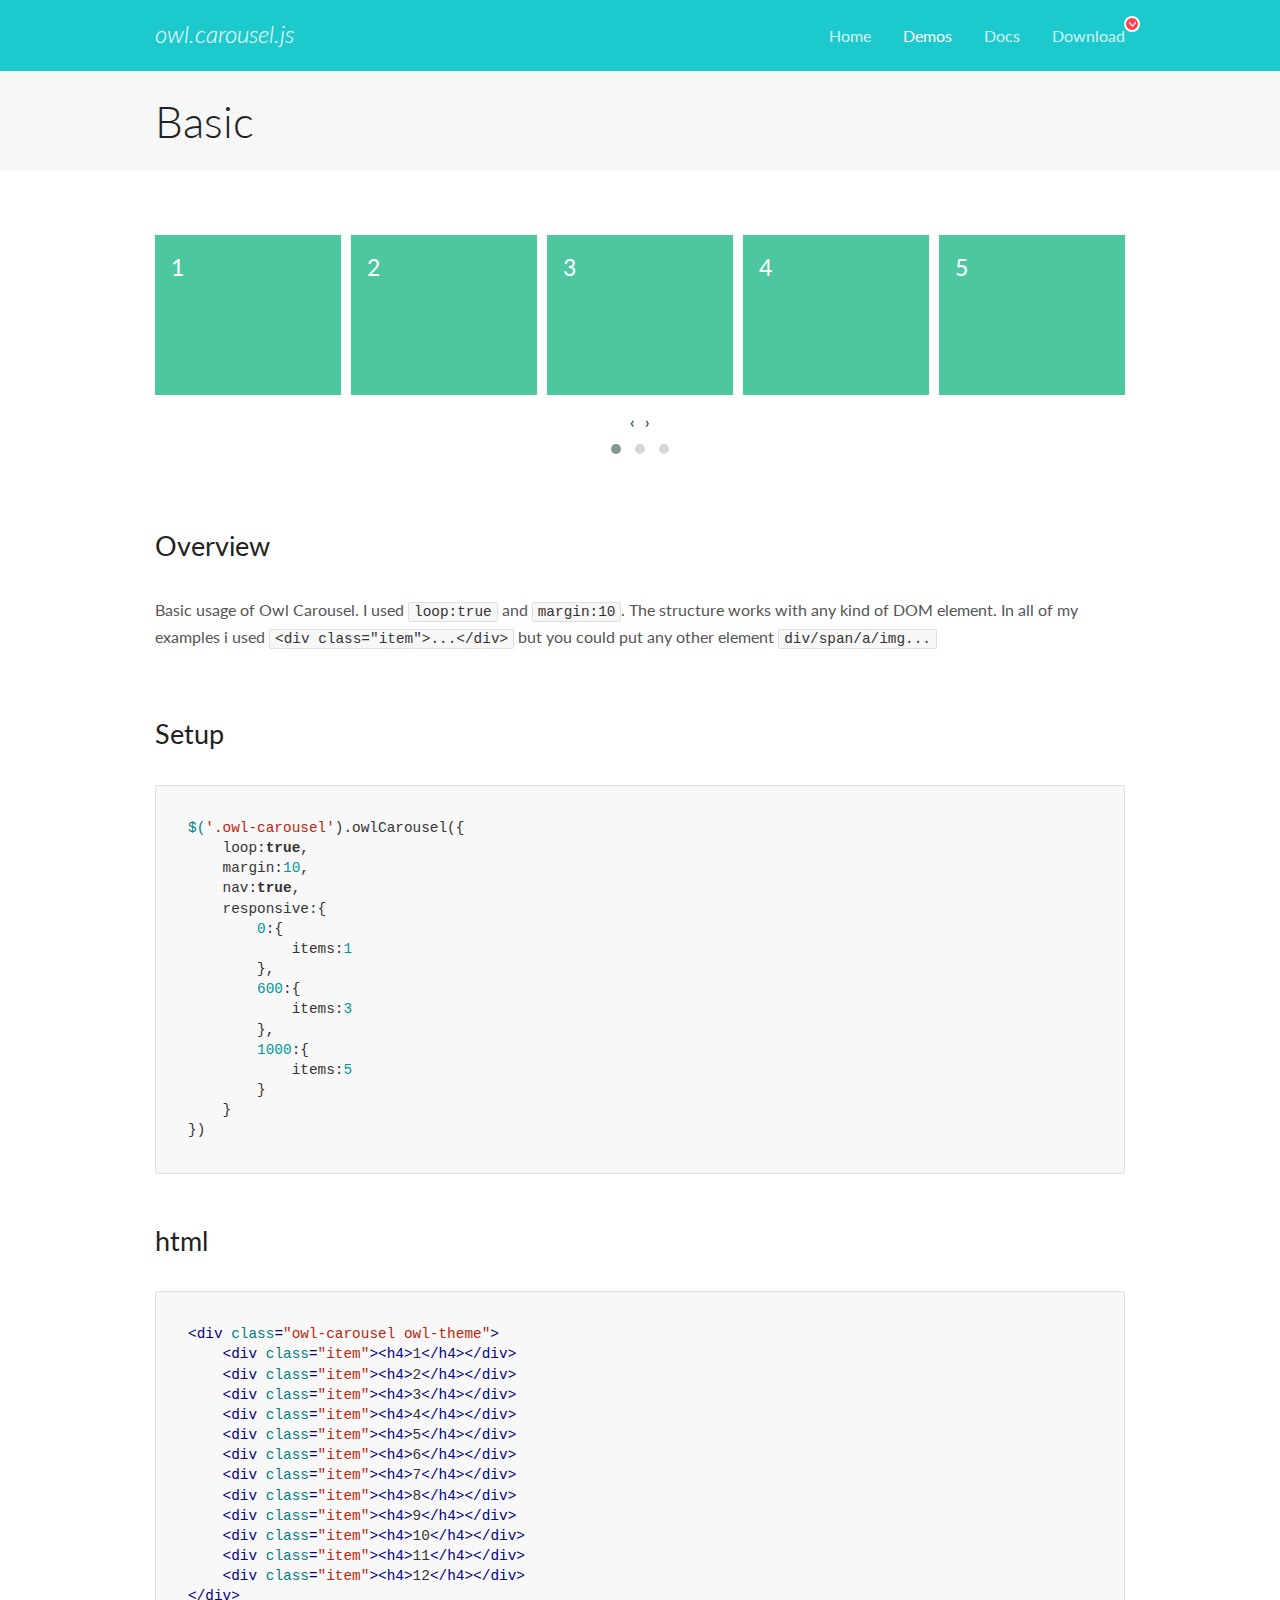
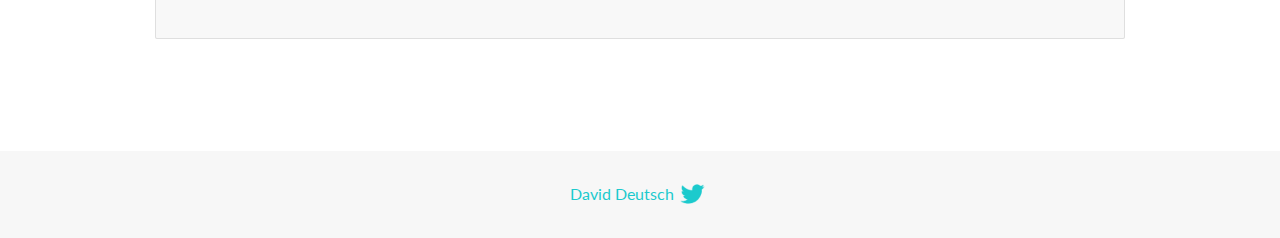
<file: OwlCarousel2-2.3.4 2/docs/demos/basic.html>
<!DOCTYPE html>
<html lang="en">
  <head>

    <!-- head -->
    <meta charset="utf-8">
    <meta name="msapplication-tap-highlight" content="no" />
    <meta name="viewport" content="width=device-width, initial-scale=1.0" />
    <meta name="description" content="Basic usage demo">
    <meta name="author" content="David Deutsch">
    <title>
      Basic Demo | Owl Carousel | 2.3.4
    </title>

    <!-- Stylesheets -->
    <link href='https://fonts.googleapis.com/css?family=Lato:300,400,700,400italic,300italic' rel='stylesheet' type='text/css'>
    <link rel="stylesheet" href="../assets/css/docs.theme.min.css">

    <!-- Owl Stylesheets -->
    <link rel="stylesheet" href="../assets/owlcarousel/assets/owl.carousel.min.css">
    <link rel="stylesheet" href="../assets/owlcarousel/assets/owl.theme.default.min.css">

    <!-- HTML5 shim and Respond.js IE8 support of HTML5 elements and media queries -->

    <!--[if lt IE 9]>
      <script src="https://oss.maxcdn.com/libs/html5shiv/3.7.0/html5shiv.js"></script>
      <script src="https://oss.maxcdn.com/libs/respond.js/1.3.0/respond.min.js"></script>
    <![endif]-->

    <!-- Favicons -->
    <link rel="apple-touch-icon-precomposed" sizes="144x144" href="../assets/ico/apple-touch-icon-144-precomposed.png">
    <link rel="shortcut icon" href="../assets/ico/favicon.png">
    <link rel="shortcut icon" href="favicon.ico">

    <!-- Yeah i know js should not be in header. Its required for demos.-->

    <!-- javascript -->
    <script src="../assets/vendors/jquery.min.js"></script>
    <script src="../assets/owlcarousel/owl.carousel.js"></script>
  </head>
  <body>

    <!-- header -->
    <header class="header">
      <div class="row">
        <div class="large-12 columns">
          <div class="brand left">
            <h3>
              <a href="/OwlCarousel2/">owl.carousel.js</a> 
            </h3>
          </div>
          <a id="toggle-nav" class="right">
            <span></span> <span></span> <span></span> 
          </a> 
          <div class="nav-bar">
            <ul class="clearfix">
              <li> <a href="/OwlCarousel2/index.html">Home</a>  </li>
              <li class="active">
                <a href="/OwlCarousel2/demos/demos.html">Demos</a> 
              </li>
              <li> <a href="/OwlCarousel2/docs/started-welcome.html">Docs</a>  </li>
              <li>
                <a href="https://github.com/OwlCarousel2/OwlCarousel2/archive/2.3.4.zip">Download</a> 
                <span class="download"></span> 
              </li>
            </ul>
          </div>
        </div>
      </div>
    </header>

    <!-- title -->
    <section class="title">
      <div class="row">
        <div class="large-12 columns">
          <h1>Basic</h1>
        </div>
      </div>
    </section>

    <!--  Demos -->
    <section id="demos">
      <div class="row">
        <div class="large-12 columns">
          <div class="owl-carousel owl-theme">
            <div class="item">
              <h4>1</h4>
            </div>
            <div class="item">
              <h4>2</h4>
            </div>
            <div class="item">
              <h4>3</h4>
            </div>
            <div class="item">
              <h4>4</h4>
            </div>
            <div class="item">
              <h4>5</h4>
            </div>
            <div class="item">
              <h4>6</h4>
            </div>
            <div class="item">
              <h4>7</h4>
            </div>
            <div class="item">
              <h4>8</h4>
            </div>
            <div class="item">
              <h4>9</h4>
            </div>
            <div class="item">
              <h4>10</h4>
            </div>
            <div class="item">
              <h4>11</h4>
            </div>
            <div class="item">
              <h4>12</h4>
            </div>
          </div>
          <h3 id="overview">Overview</h3>
          <p>Basic usage of Owl Carousel. I used <code>loop:true</code> and <code>margin:10</code>. The structure works with any kind of DOM element. In all of my examples i used <code>&lt;div class=&quot;item&quot;&gt;...&lt;/div&gt;</code> but you could
            put any other element <code>div/span/a/img...</code></p>
          <h3 id="setup">Setup</h3>
          <pre><code>$(&#39;.owl-carousel&#39;).owlCarousel({
    loop:true,
    margin:10,
    nav:true,
    responsive:{
        0:{
            items:1
        },
        600:{
            items:3
        },
        1000:{
            items:5
        }
    }
})</code></pre>
          <h3 id="html">html</h3>
          <pre><code>&lt;div class=&quot;owl-carousel owl-theme&quot;&gt;
    &lt;div class=&quot;item&quot;&gt;&lt;h4&gt;1&lt;/h4&gt;&lt;/div&gt;
    &lt;div class=&quot;item&quot;&gt;&lt;h4&gt;2&lt;/h4&gt;&lt;/div&gt;
    &lt;div class=&quot;item&quot;&gt;&lt;h4&gt;3&lt;/h4&gt;&lt;/div&gt;
    &lt;div class=&quot;item&quot;&gt;&lt;h4&gt;4&lt;/h4&gt;&lt;/div&gt;
    &lt;div class=&quot;item&quot;&gt;&lt;h4&gt;5&lt;/h4&gt;&lt;/div&gt;
    &lt;div class=&quot;item&quot;&gt;&lt;h4&gt;6&lt;/h4&gt;&lt;/div&gt;
    &lt;div class=&quot;item&quot;&gt;&lt;h4&gt;7&lt;/h4&gt;&lt;/div&gt;
    &lt;div class=&quot;item&quot;&gt;&lt;h4&gt;8&lt;/h4&gt;&lt;/div&gt;
    &lt;div class=&quot;item&quot;&gt;&lt;h4&gt;9&lt;/h4&gt;&lt;/div&gt;
    &lt;div class=&quot;item&quot;&gt;&lt;h4&gt;10&lt;/h4&gt;&lt;/div&gt;
    &lt;div class=&quot;item&quot;&gt;&lt;h4&gt;11&lt;/h4&gt;&lt;/div&gt;
    &lt;div class=&quot;item&quot;&gt;&lt;h4&gt;12&lt;/h4&gt;&lt;/div&gt;
&lt;/div&gt;</code></pre>
          <script>
            $(document).ready(function() {
              var owl = $('.owl-carousel');
              owl.owlCarousel({
                margin: 10,
                nav: true,
                loop: true,
                responsive: {
                  0: {
                    items: 1
                  },
                  600: {
                    items: 3
                  },
                  1000: {
                    items: 5
                  }
                }
              })
            })
          </script>
        </div>
      </div>
    </section>

    <!-- footer -->
    <footer class="footer">
      <div class="row">
        <div class="large-12 columns">
          <h5>
            <a href="/OwlCarousel2/docs/support-contact.html">David Deutsch</a> 
            <a id="custom-tweet-button" href="https://twitter.com/share?url=https://github.com/OwlCarousel2/OwlCarousel2&text=Owl Carousel - This is so awesome! " target="_blank"></a> 
          </h5>
        </div>
      </div>
    </footer>

    <!-- vendors -->
    <script src="../assets/vendors/highlight.js"></script>
    <script src="../assets/js/app.js"></script>
  </body>
</html>
</file>
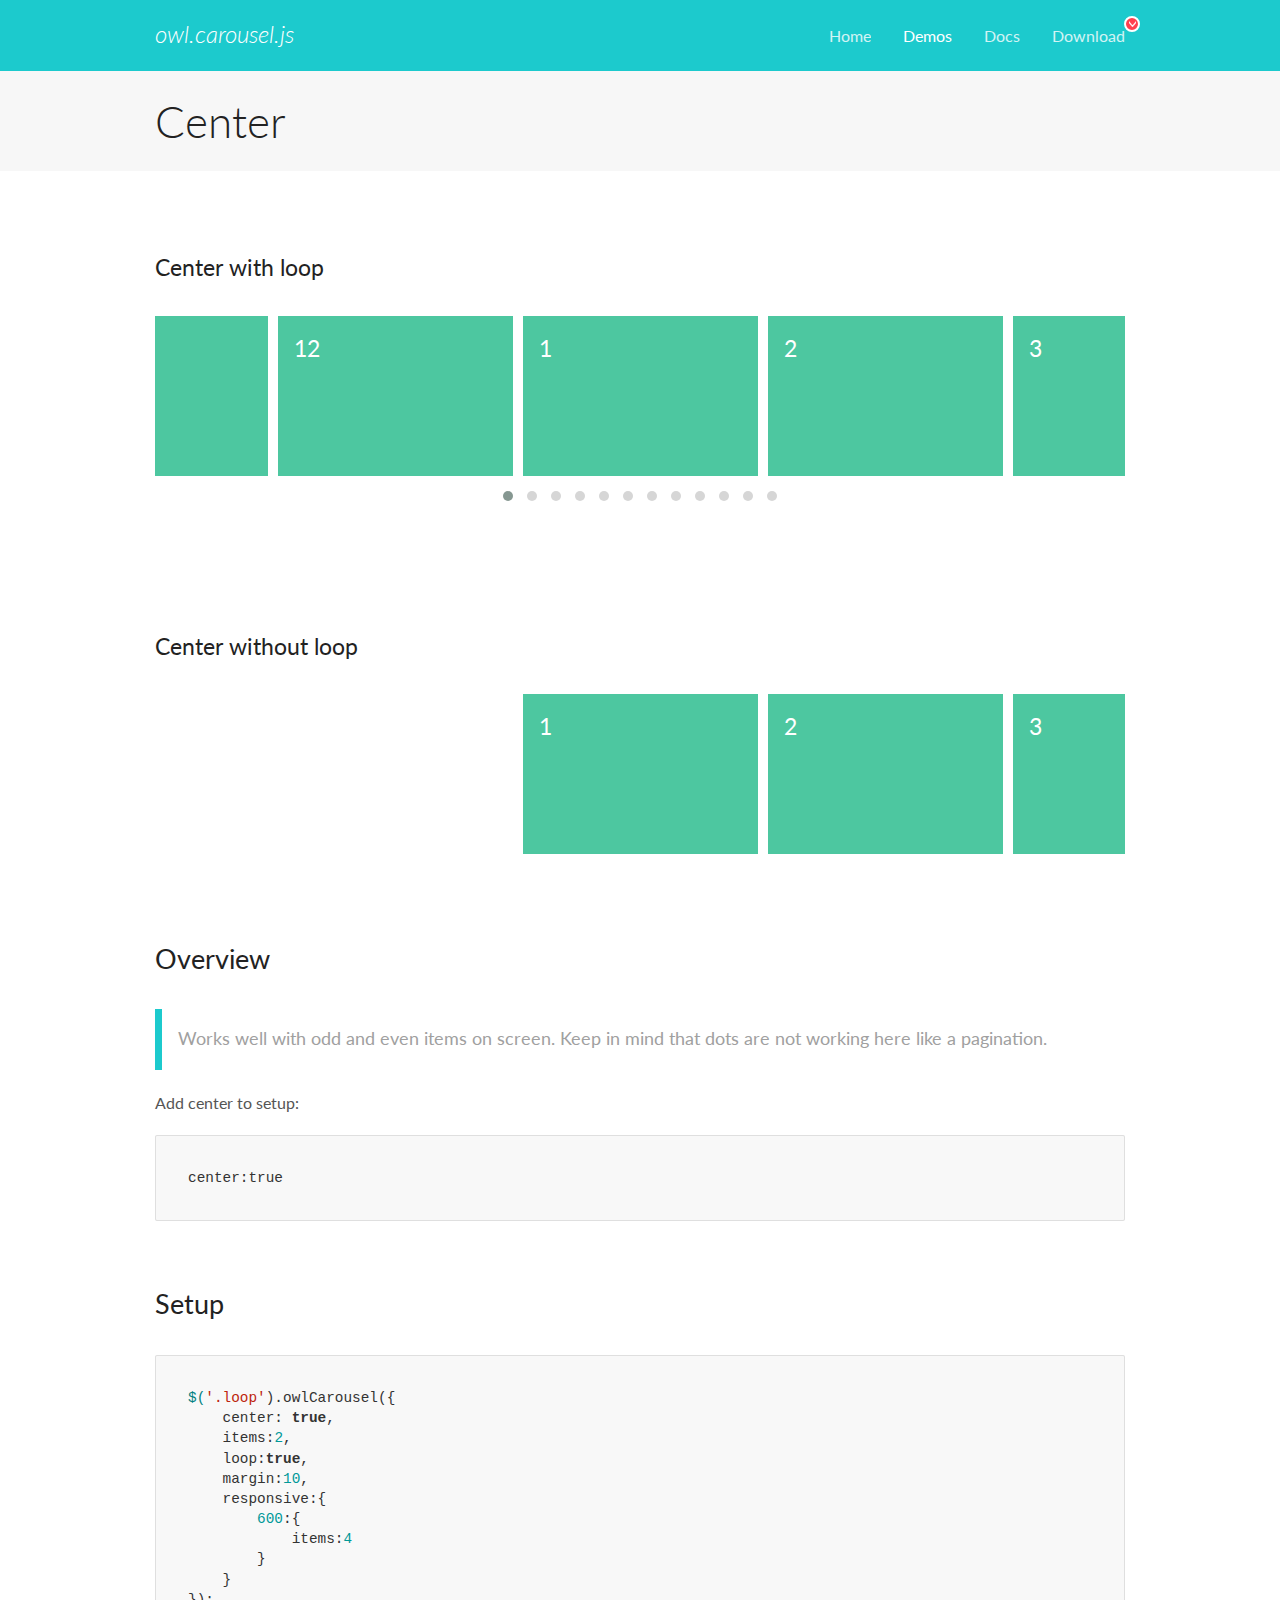
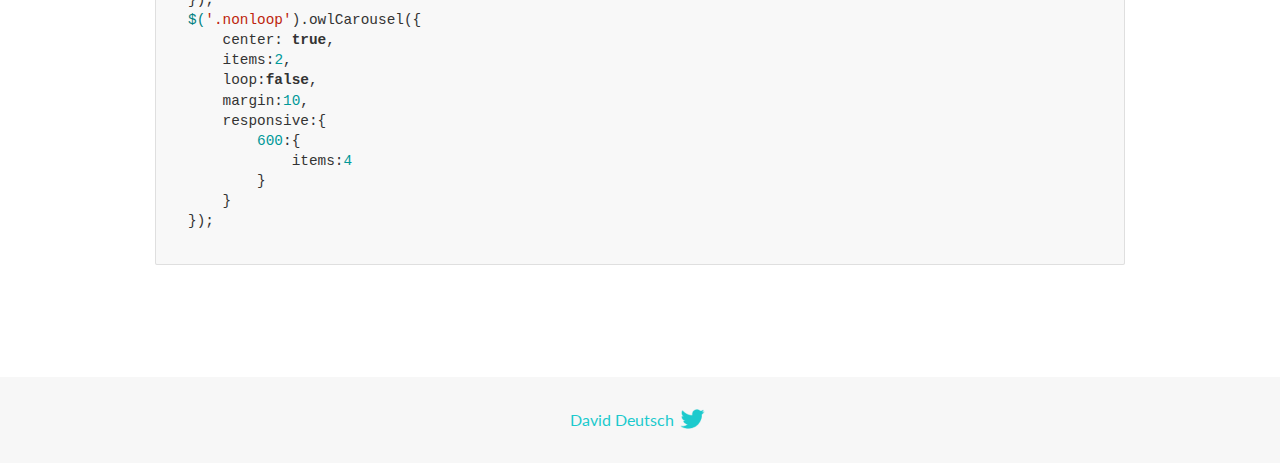
<file: OwlCarousel2-2.3.4 2/docs/demos/center.html>
<!DOCTYPE html>
<html lang="en">
  <head>

    <!-- head -->
    <meta charset="utf-8">
    <meta name="msapplication-tap-highlight" content="no" />
    <meta name="viewport" content="width=device-width, initial-scale=1.0" />
    <meta name="description" content="Center carousel">
    <meta name="author" content="David Deutsch">
    <title>
      Center Demo | Owl Carousel | 2.3.4
    </title>

    <!-- Stylesheets -->
    <link href='https://fonts.googleapis.com/css?family=Lato:300,400,700,400italic,300italic' rel='stylesheet' type='text/css'>
    <link rel="stylesheet" href="../assets/css/docs.theme.min.css">

    <!-- Owl Stylesheets -->
    <link rel="stylesheet" href="../assets/owlcarousel/assets/owl.carousel.min.css">
    <link rel="stylesheet" href="../assets/owlcarousel/assets/owl.theme.default.min.css">

    <!-- HTML5 shim and Respond.js IE8 support of HTML5 elements and media queries -->

    <!--[if lt IE 9]>
      <script src="https://oss.maxcdn.com/libs/html5shiv/3.7.0/html5shiv.js"></script>
      <script src="https://oss.maxcdn.com/libs/respond.js/1.3.0/respond.min.js"></script>
    <![endif]-->

    <!-- Favicons -->
    <link rel="apple-touch-icon-precomposed" sizes="144x144" href="../assets/ico/apple-touch-icon-144-precomposed.png">
    <link rel="shortcut icon" href="../assets/ico/favicon.png">
    <link rel="shortcut icon" href="favicon.ico">

    <!-- Yeah i know js should not be in header. Its required for demos.-->

    <!-- javascript -->
    <script src="../assets/vendors/jquery.min.js"></script>
    <script src="../assets/owlcarousel/owl.carousel.js"></script>
  </head>
  <body>

    <!-- header -->
    <header class="header">
      <div class="row">
        <div class="large-12 columns">
          <div class="brand left">
            <h3>
              <a href="/OwlCarousel2/">owl.carousel.js</a> 
            </h3>
          </div>
          <a id="toggle-nav" class="right">
            <span></span> <span></span> <span></span> 
          </a> 
          <div class="nav-bar">
            <ul class="clearfix">
              <li> <a href="/OwlCarousel2/index.html">Home</a>  </li>
              <li class="active">
                <a href="/OwlCarousel2/demos/demos.html">Demos</a> 
              </li>
              <li> <a href="/OwlCarousel2/docs/started-welcome.html">Docs</a>  </li>
              <li>
                <a href="https://github.com/OwlCarousel2/OwlCarousel2/archive/2.3.4.zip">Download</a> 
                <span class="download"></span> 
              </li>
            </ul>
          </div>
        </div>
      </div>
    </header>

    <!-- title -->
    <section class="title">
      <div class="row">
        <div class="large-12 columns">
          <h1>Center</h1>
        </div>
      </div>
    </section>

    <!--  Demos -->
    <section id="demos">
      <div class="row">
        <div class="large-12 columns">
          <h4 id="center-with-loop">Center with loop</h4>
          <div class="loop owl-carousel owl-theme">
            <div class="item">
              <h4>1</h4>
            </div>
            <div class="item">
              <h4>2</h4>
            </div>
            <div class="item">
              <h4>3</h4>
            </div>
            <div class="item">
              <h4>4</h4>
            </div>
            <div class="item">
              <h4>5</h4>
            </div>
            <div class="item">
              <h4>6</h4>
            </div>
            <div class="item">
              <h4>7</h4>
            </div>
            <div class="item">
              <h4>8</h4>
            </div>
            <div class="item">
              <h4>9</h4>
            </div>
            <div class="item">
              <h4>10</h4>
            </div>
            <div class="item">
              <h4>11</h4>
            </div>
            <div class="item">
              <h4>12</h4>
            </div>
          </div>
          <br>
          <h4 id="center-without-loop">Center without loop</h4>
          <div class="nonloop owl-carousel">
            <div class="item">
              <h4>1</h4>
            </div>
            <div class="item">
              <h4>2</h4>
            </div>
            <div class="item">
              <h4>3</h4>
            </div>
            <div class="item">
              <h4>4</h4>
            </div>
            <div class="item">
              <h4>5</h4>
            </div>
            <div class="item">
              <h4>6</h4>
            </div>
            <div class="item">
              <h4>7</h4>
            </div>
            <div class="item">
              <h4>8</h4>
            </div>
            <div class="item">
              <h4>9</h4>
            </div>
            <div class="item">
              <h4>10</h4>
            </div>
            <div class="item">
              <h4>11</h4>
            </div>
            <div class="item">
              <h4>12</h4>
            </div>
          </div>
          <h3 id="overview">Overview</h3>
          <blockquote>
            <p>Works well with odd and even items on screen. Keep in mind that dots are not working here like a pagination.</p>
          </blockquote>
          <p>Add center to setup:</p>
          <pre><code>center:true</code></pre>
          <h3 id="setup">Setup</h3>
          <pre><code>$(&#39;.loop&#39;).owlCarousel({
    center: true,
    items:2,
    loop:true,
    margin:10,
    responsive:{
        600:{
            items:4
        }
    }
});
$(&#39;.nonloop&#39;).owlCarousel({
    center: true,
    items:2,
    loop:false,
    margin:10,
    responsive:{
        600:{
            items:4
        }
    }
});</code></pre>
          <script>
            jQuery(document).ready(function($) {
              $('.loop').owlCarousel({
                center: true,
                items: 2,
                loop: true,
                margin: 10,
                responsive: {
                  600: {
                    items: 4
                  }
                }
              });
              $('.nonloop').owlCarousel({
                center: true,
                items: 2,
                loop: false,
                margin: 10,
                responsive: {
                  600: {
                    items: 4
                  }
                }
              });
            });
          </script>
        </div>
      </div>
    </section>

    <!-- footer -->
    <footer class="footer">
      <div class="row">
        <div class="large-12 columns">
          <h5>
            <a href="/OwlCarousel2/docs/support-contact.html">David Deutsch</a> 
            <a id="custom-tweet-button" href="https://twitter.com/share?url=https://github.com/OwlCarousel2/OwlCarousel2&text=Owl Carousel - This is so awesome! " target="_blank"></a> 
          </h5>
        </div>
      </div>
    </footer>

    <!-- vendors -->
    <script src="../assets/vendors/highlight.js"></script>
    <script src="../assets/js/app.js"></script>
  </body>
</html>
</file>
